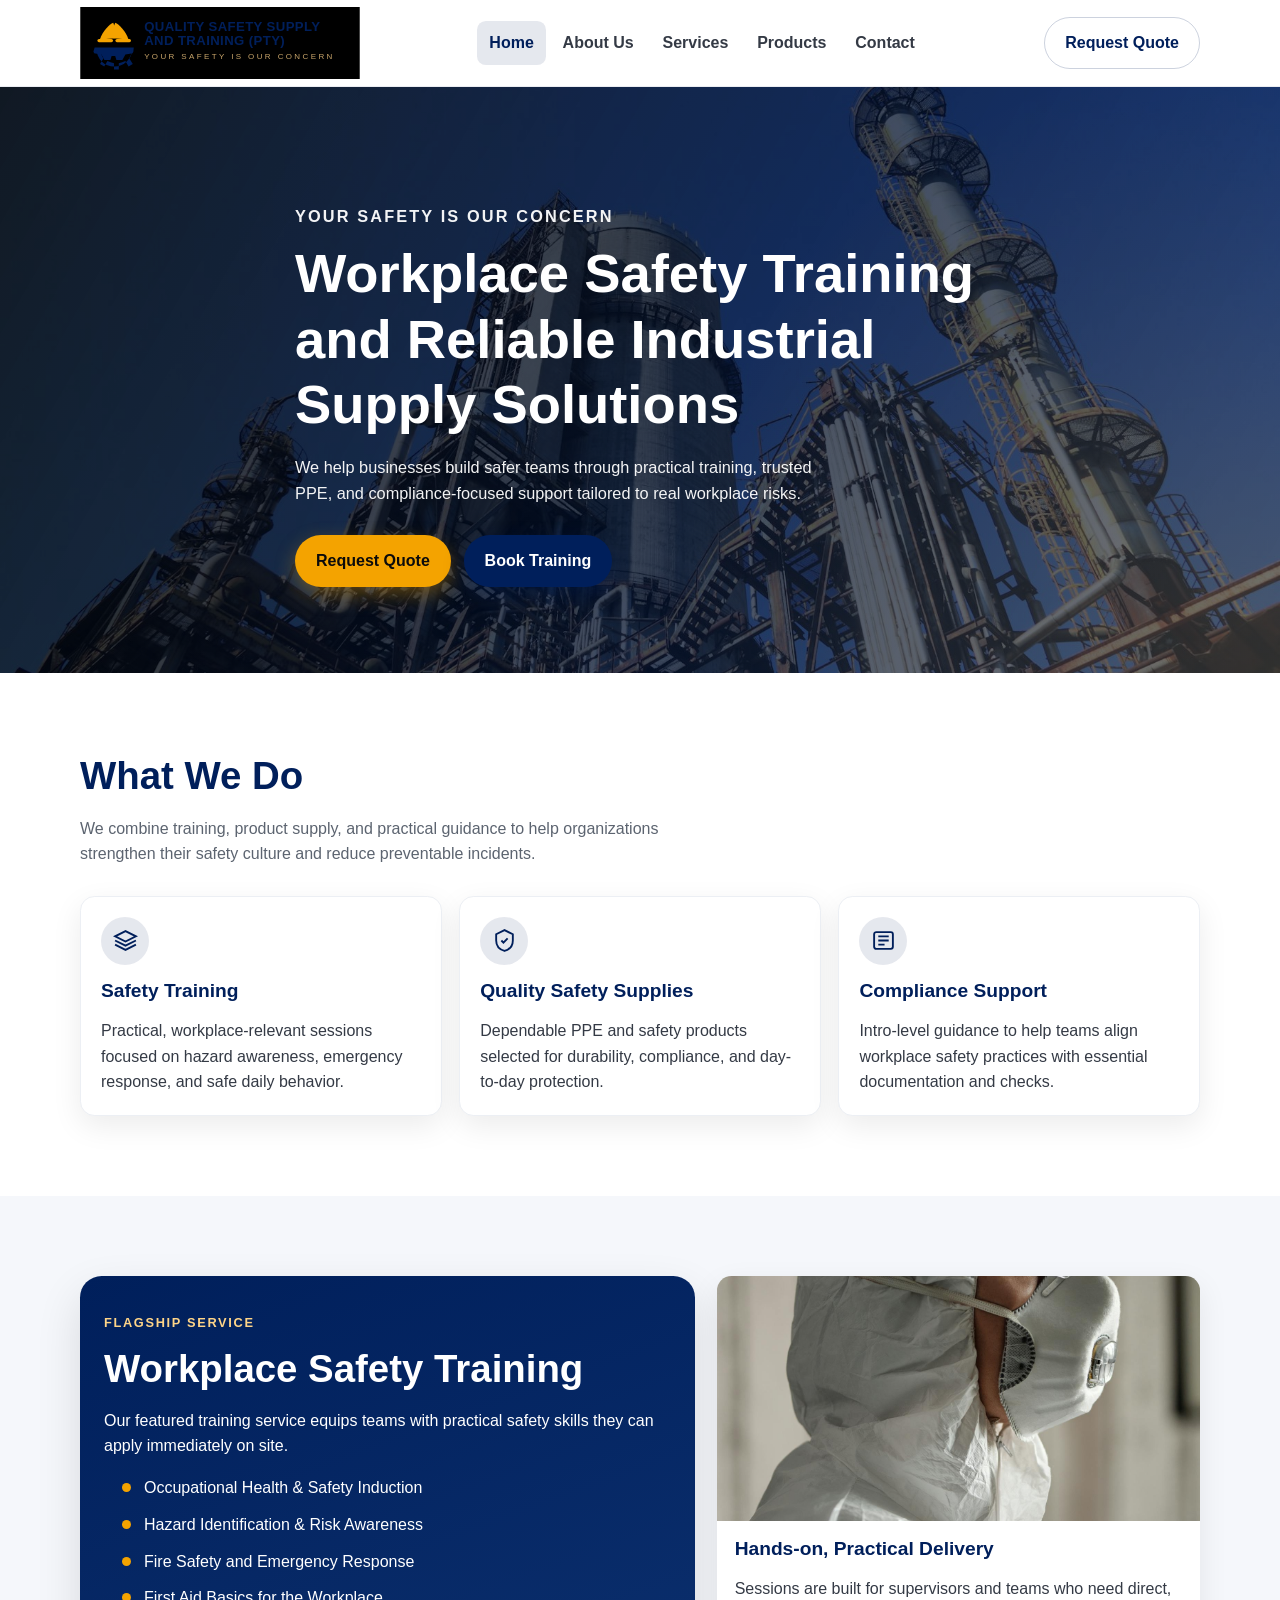
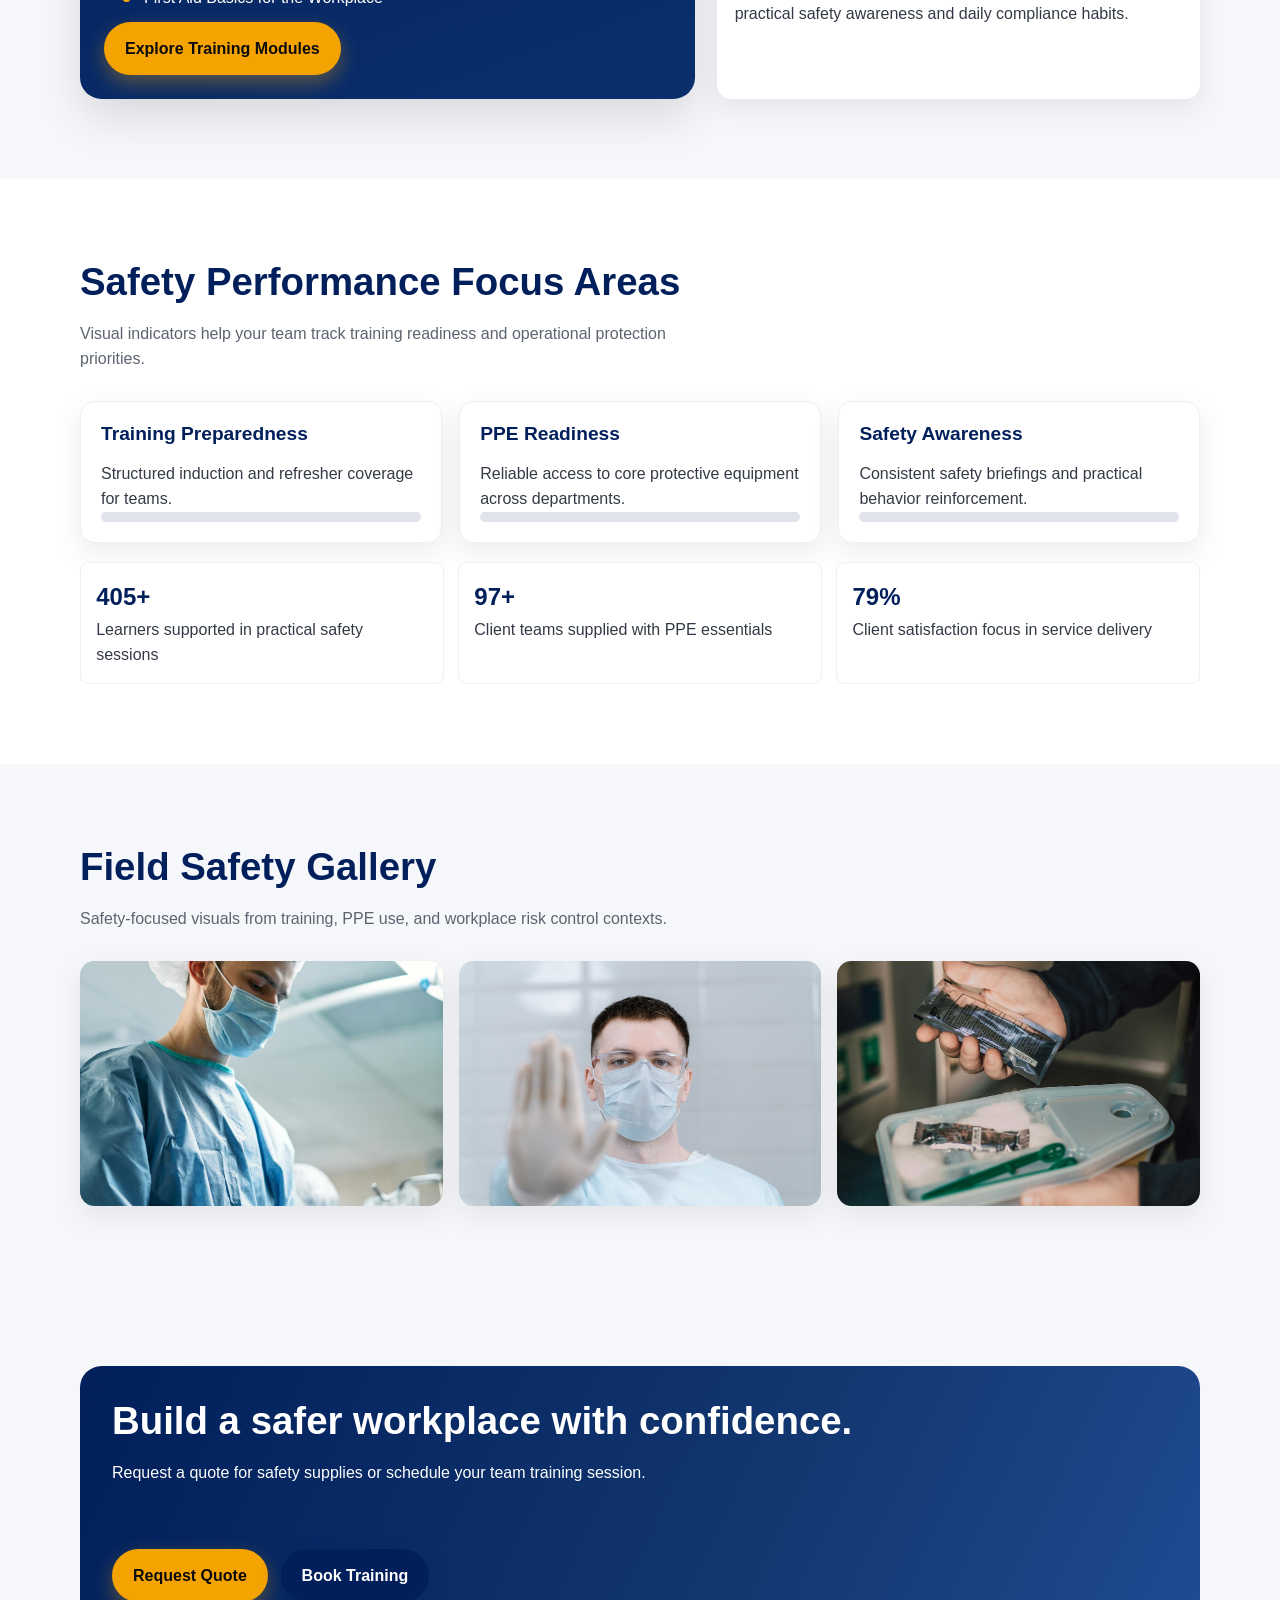
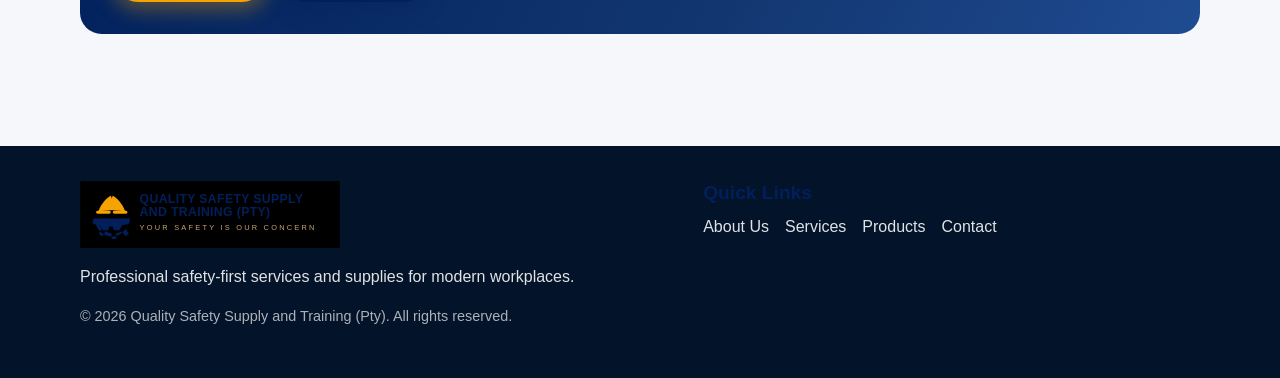
<file: index.html>
<!doctype html>
<html lang="en">
  <head>
    <meta charset="UTF-8" />
    <meta name="viewport" content="width=device-width, initial-scale=1.0" />
    <title>Quality Safety Supply and Training (Pty) | Home</title>
    <meta
      name="description"
      content="Quality Safety Supply and Training (Pty) provides workplace safety training, PPE supplies, and practical compliance support for safer operations."
    />
    <link rel="icon" type="image/svg+xml" href="assets/favicon.svg" />
    <link rel="stylesheet" href="styles.css" />
    <script defer src="script.js"></script>
  </head>
  <body>
    <a class="skip-link" href="#main-content">Skip to content</a>
    <header class="site-header">
      <div class="container nav-wrap">
        <a class="brand" href="index.html" aria-label="Quality Safety Supply and Training home">
          <img src="assets/logo-primary.svg" alt="Quality Safety Supply and Training (Pty) logo" />
        </a>
        <button class="nav-toggle" aria-expanded="false" aria-controls="primary-nav">Menu</button>
        <nav class="site-nav" id="primary-nav" aria-label="Primary">
          <a href="index.html" data-page="index.html">Home</a>
          <a href="about.html" data-page="about.html">About Us</a>
          <a href="services.html" data-page="services.html">Services</a>
          <a href="products.html" data-page="products.html">Products</a>
          <a href="contact.html" data-page="contact.html">Contact</a>
        </nav>
        <a class="btn btn-outline hide-mobile" href="contact.html#contact-form">Request Quote</a>
      </div>
    </header>

    <main id="main-content">
      <section class="hero" style="--hero-image: url('assets/images/hero-home.jpg')">
        <div class="container hero-content">
          <p class="eyebrow">Your Safety Is Our Concern</p>
          <h1>Workplace Safety Training and Reliable Industrial Supply Solutions</h1>
          <p>
            We help businesses build safer teams through practical training, trusted PPE, and
            compliance-focused support tailored to real workplace risks.
          </p>
          <div class="hero-actions">
            <a class="btn btn-primary" href="contact.html#contact-form">Request Quote</a>
            <a class="btn btn-secondary" href="services.html">Book Training</a>
          </div>
        </div>
      </section>

      <section class="section section-light reveal">
        <div class="container">
          <div class="section-heading">
            <h2>What We Do</h2>
            <p>
              We combine training, product supply, and practical guidance to help organizations
              strengthen their safety culture and reduce preventable incidents.
            </p>
          </div>
          <div class="grid cards-3 stagger-group">
            <article class="card reveal">
              <div class="icon-badge" aria-hidden="true">
                <svg viewBox="0 0 24 24" fill="none" stroke="currentColor" stroke-width="1.8">
                  <path d="M12 3 2 8l10 5 10-5-10-5Z" />
                  <path d="m2 16 10 5 10-5" />
                  <path d="m2 12 10 5 10-5" />
                </svg>
              </div>
              <h3>Safety Training</h3>
              <p>
                Practical, workplace-relevant sessions focused on hazard awareness, emergency
                response, and safe daily behavior.
              </p>
            </article>
            <article class="card reveal">
              <div class="icon-badge" aria-hidden="true">
                <svg viewBox="0 0 24 24" fill="none" stroke="currentColor" stroke-width="1.8">
                  <path d="M12 2 4 6v6c0 5 3.4 8.7 8 10 4.6-1.3 8-5 8-10V6l-8-4Z" />
                  <path d="m9 12 2 2 4-4" />
                </svg>
              </div>
              <h3>Quality Safety Supplies</h3>
              <p>
                Dependable PPE and safety products selected for durability, compliance, and
                day-to-day protection.
              </p>
            </article>
            <article class="card reveal">
              <div class="icon-badge" aria-hidden="true">
                <svg viewBox="0 0 24 24" fill="none" stroke="currentColor" stroke-width="1.8">
                  <rect x="3" y="4" width="18" height="16" rx="2" />
                  <path d="M7 8h10M7 12h10M7 16h6" />
                </svg>
              </div>
              <h3>Compliance Support</h3>
              <p>
                Intro-level guidance to help teams align workplace safety practices with essential
                documentation and checks.
              </p>
            </article>
          </div>
        </div>
      </section>

      <section class="section section-muted reveal">
        <div class="container feature-split">
          <article class="feature-panel reveal">
            <p class="eyebrow">Flagship Service</p>
            <h2>Workplace Safety Training</h2>
            <p>
              Our featured training service equips teams with practical safety skills they can
              apply immediately on site.
            </p>
            <ul class="quick-list">
              <li>Occupational Health &amp; Safety Induction</li>
              <li>Hazard Identification &amp; Risk Awareness</li>
              <li>Fire Safety and Emergency Response</li>
              <li>First Aid Basics for the Workplace</li>
            </ul>
            <a class="btn btn-primary" href="services.html">Explore Training Modules</a>
          </article>
          <article class="image-card reveal">
            <img
              src="assets/images/home-training.jpg"
              alt="Workplace safety training in progress with hard hat and PPE"
              loading="lazy"
              width="1200"
              height="800"
            />
            <div class="image-content">
              <h3>Hands-on, Practical Delivery</h3>
              <p>
                Sessions are built for supervisors and teams who need direct, practical safety
                awareness and daily compliance habits.
              </p>
            </div>
          </article>
        </div>
      </section>

      <section class="section section-light reveal">
        <div class="container">
          <div class="section-heading">
            <h2>Safety Performance Focus Areas</h2>
            <p>
              Visual indicators help your team track training readiness and operational protection
              priorities.
            </p>
          </div>
          <div class="grid cards-3 stagger-group">
            <article class="card metric-card reveal">
              <h3>Training Preparedness</h3>
              <p>Structured induction and refresher coverage for teams.</p>
              <div class="progress-track" role="img" aria-label="Training preparedness progress at 92%">
                <span class="progress-fill" data-progress="92"></span>
              </div>
            </article>
            <article class="card metric-card reveal">
              <h3>PPE Readiness</h3>
              <p>Reliable access to core protective equipment across departments.</p>
              <div class="progress-track" role="img" aria-label="PPE readiness progress at 88%">
                <span class="progress-fill" data-progress="88"></span>
              </div>
            </article>
            <article class="card metric-card reveal">
              <h3>Safety Awareness</h3>
              <p>Consistent safety briefings and practical behavior reinforcement.</p>
              <div class="progress-track" role="img" aria-label="Safety awareness progress at 95%">
                <span class="progress-fill" data-progress="95"></span>
              </div>
            </article>
          </div>
          <div class="stats-row reveal">
            <article class="stat-card">
              <span class="stat-value" data-target="500" data-suffix="+">0+</span>
              <span>Learners supported in practical safety sessions</span>
            </article>
            <article class="stat-card">
              <span class="stat-value" data-target="120" data-suffix="+">0+</span>
              <span>Client teams supplied with PPE essentials</span>
            </article>
            <article class="stat-card">
              <span class="stat-value" data-target="98" data-suffix="%">0%</span>
              <span>Client satisfaction focus in service delivery</span>
            </article>
          </div>
        </div>
      </section>

      <section class="section section-muted reveal">
        <div class="container">
          <div class="section-heading">
            <h2>Field Safety Gallery</h2>
            <p>Safety-focused visuals from training, PPE use, and workplace risk control contexts.</p>
          </div>
          <div class="gallery-grid stagger-group">
            <article class="image-card reveal">
              <img
                src="assets/images/gallery-first-aid.jpg"
                alt="First aid training session with protective equipment"
                loading="lazy"
                width="1200"
                height="800"
              />
            </article>
            <article class="image-card reveal">
              <img
                src="assets/images/gallery-mask.jpg"
                alt="Worker using protective mask and PPE"
                loading="lazy"
                width="1200"
                height="800"
              />
            </article>
            <article class="image-card reveal">
              <img
                src="assets/images/gallery-consult.jpg"
                alt="Workplace safety consultation and planning"
                loading="lazy"
                width="1200"
                height="800"
              />
            </article>
          </div>
        </div>
      </section>

      <section class="section reveal">
        <div class="container">
          <div class="cta-banner">
            <div>
              <h2>Build a safer workplace with confidence.</h2>
              <p>Request a quote for safety supplies or schedule your team training session.</p>
            </div>
            <div class="hero-actions">
              <a class="btn btn-primary" href="contact.html#contact-form">Request Quote</a>
              <a class="btn btn-secondary" href="contact.html#contact-form">Book Training</a>
            </div>
          </div>
        </div>
      </section>
    </main>

    <footer class="site-footer">
      <div class="container footer-grid">
        <div class="footer-brand">
          <img src="assets/logo-primary.svg" alt="Quality Safety Supply and Training (Pty)" loading="lazy" />
          <p>Professional safety-first services and supplies for modern workplaces.</p>
          <p class="copyright">
            &copy; <span id="year-home">2026</span> Quality Safety Supply and Training (Pty). All
            rights reserved.
          </p>
        </div>
        <div>
          <h3>Quick Links</h3>
          <nav class="footer-links" aria-label="Footer">
            <a href="about.html">About Us</a>
            <a href="services.html">Services</a>
            <a href="products.html">Products</a>
            <a href="contact.html">Contact</a>
          </nav>
        </div>
      </div>
    </footer>
  </body>
</html>
</file>
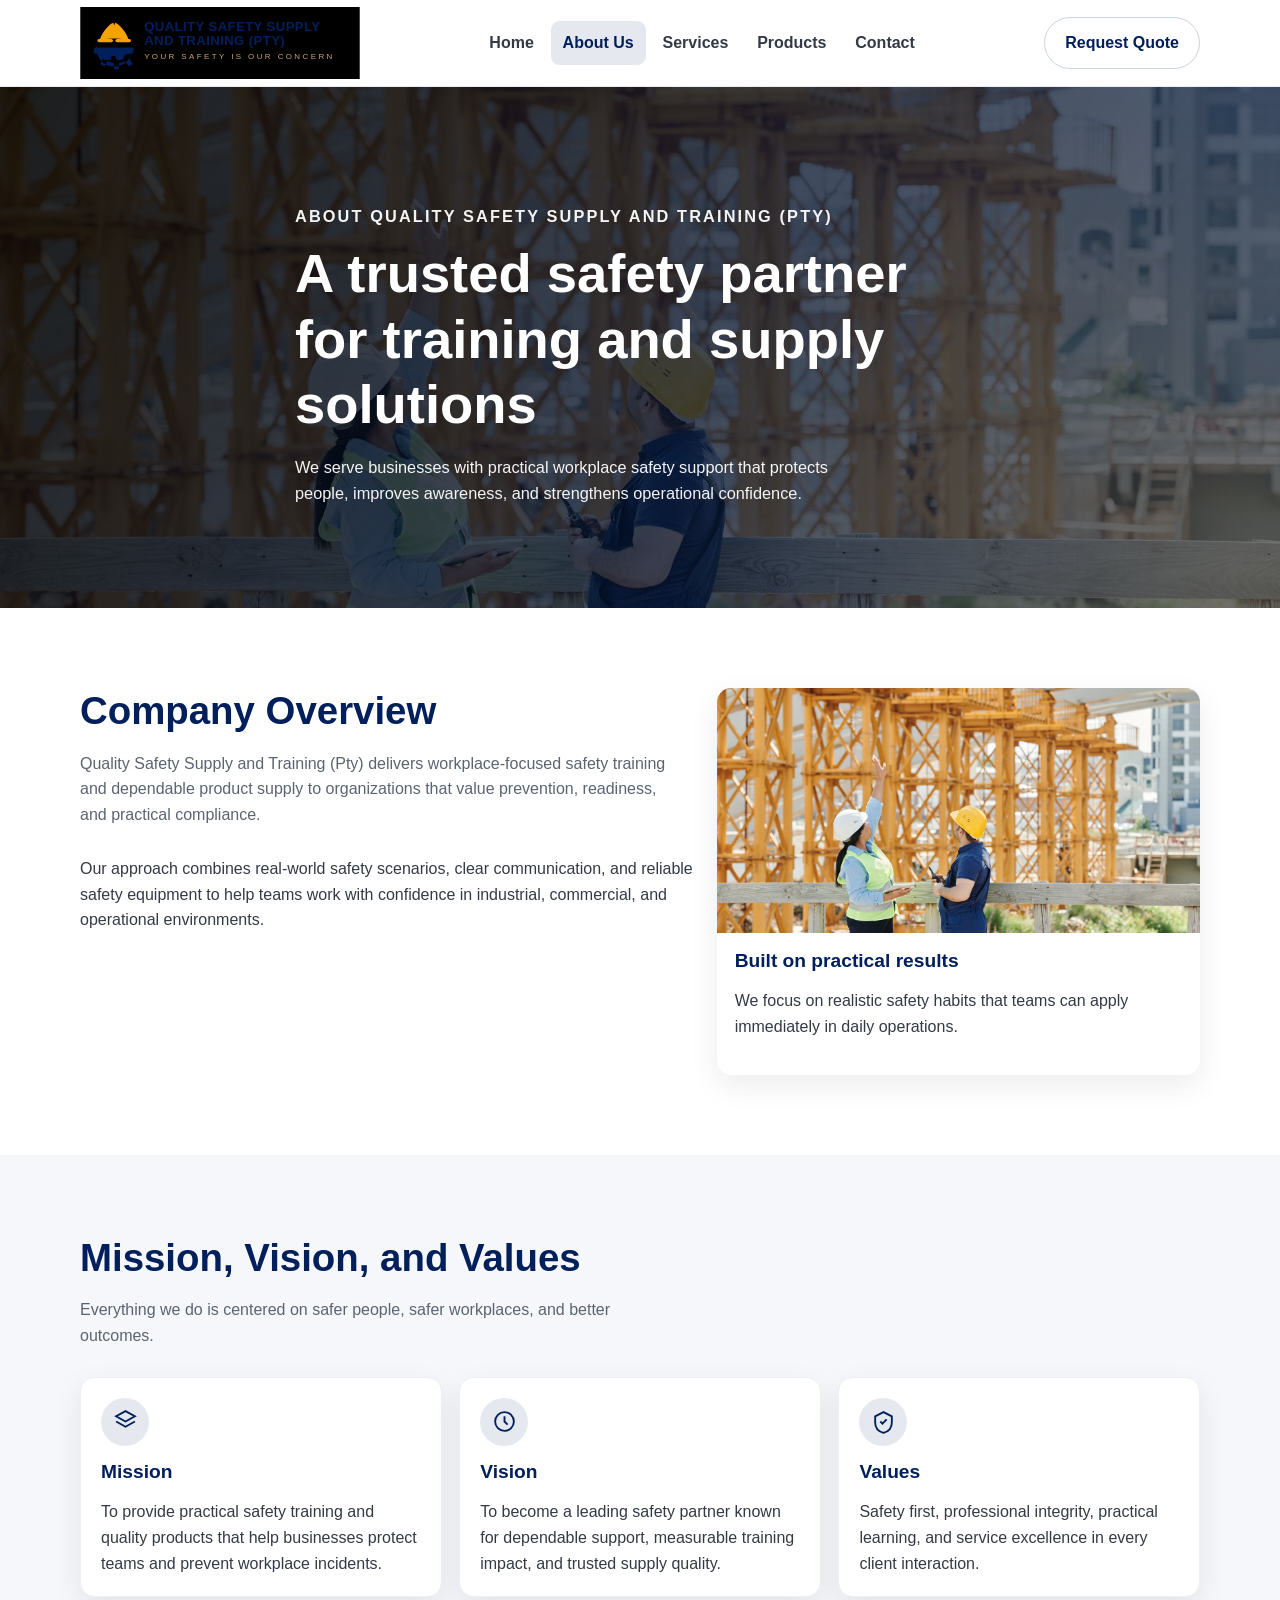
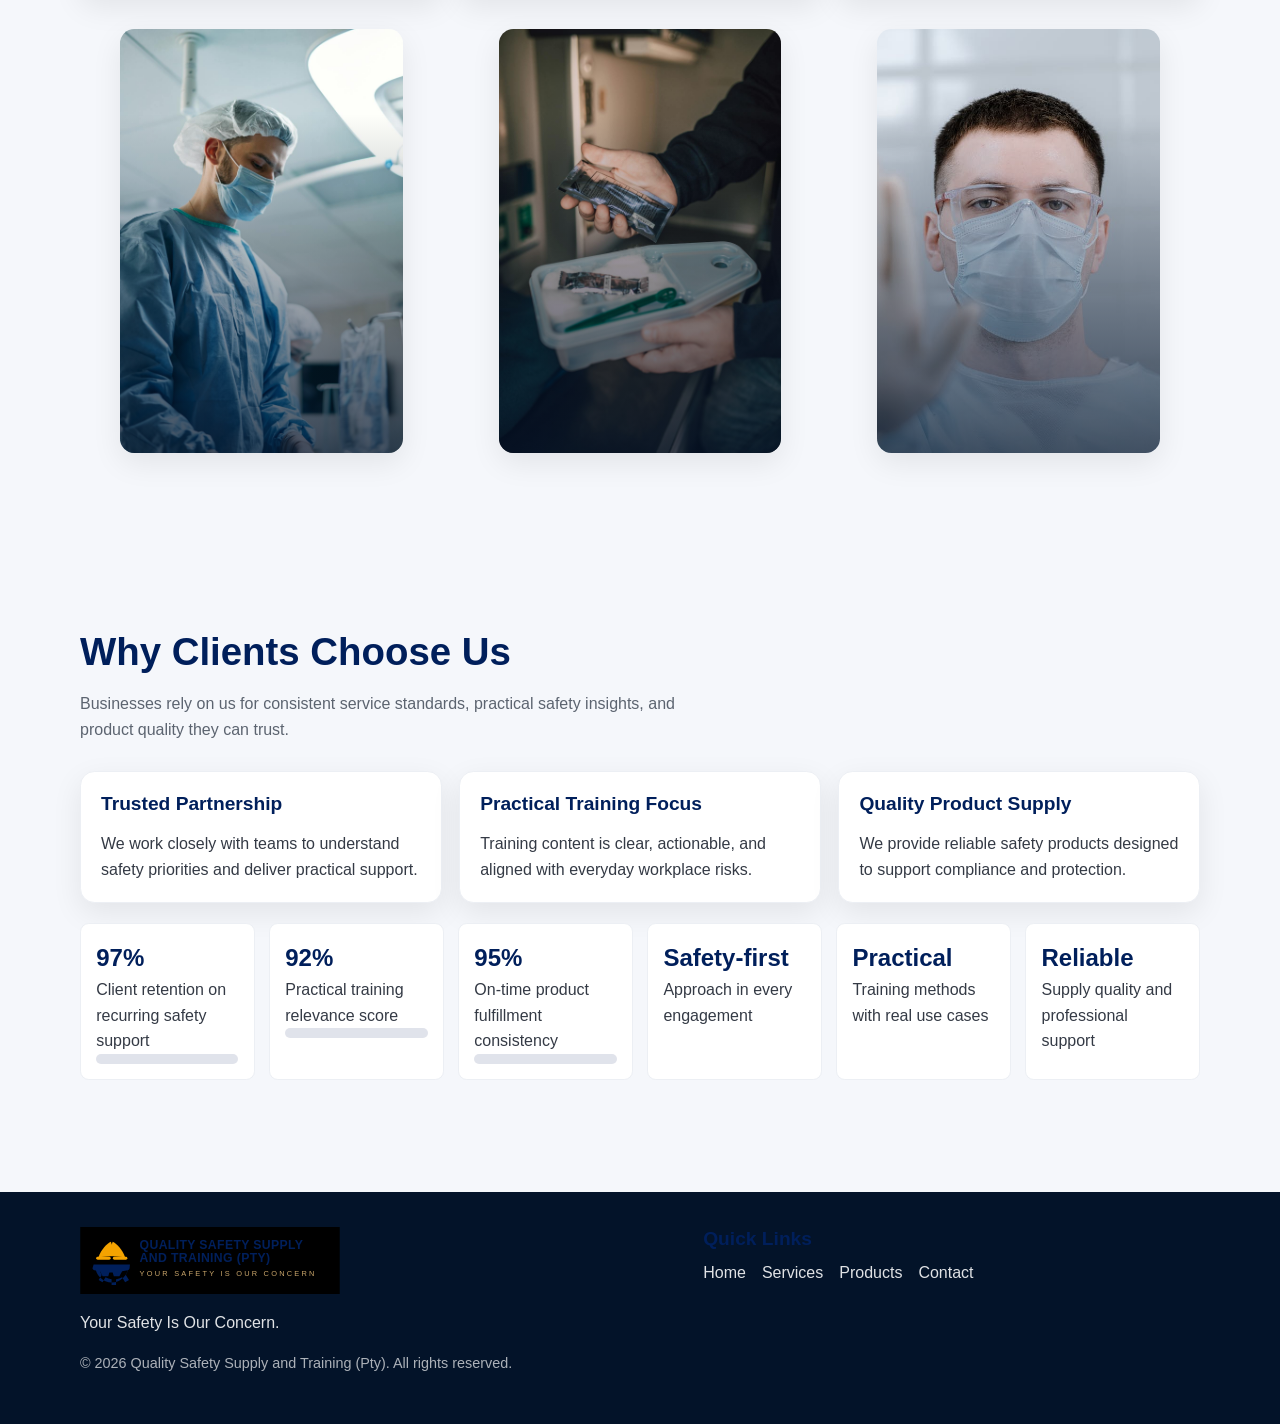
<file: about.html>
<!doctype html>
<html lang="en">
  <head>
    <meta charset="UTF-8" />
    <meta name="viewport" content="width=device-width, initial-scale=1.0" />
    <title>About Us | Quality Safety Supply and Training (Pty)</title>
    <meta
      name="description"
      content="Learn about Quality Safety Supply and Training (Pty), our mission, vision, and values, and why clients trust our practical safety training and products."
    />
    <link rel="icon" type="image/svg+xml" href="assets/favicon.svg" />
    <link rel="stylesheet" href="styles.css" />
    <script defer src="script.js"></script>
  </head>
  <body>
    <a class="skip-link" href="#main-content">Skip to content</a>
    <header class="site-header">
      <div class="container nav-wrap">
        <a class="brand" href="index.html" aria-label="Quality Safety Supply and Training home">
          <img src="assets/logo-primary.svg" alt="Quality Safety Supply and Training (Pty) logo" />
        </a>
        <button class="nav-toggle" aria-expanded="false" aria-controls="primary-nav">Menu</button>
        <nav class="site-nav" id="primary-nav" aria-label="Primary">
          <a href="index.html" data-page="index.html">Home</a>
          <a href="about.html" data-page="about.html">About Us</a>
          <a href="services.html" data-page="services.html">Services</a>
          <a href="products.html" data-page="products.html">Products</a>
          <a href="contact.html" data-page="contact.html">Contact</a>
        </nav>
        <a class="btn btn-outline hide-mobile" href="contact.html#contact-form">Request Quote</a>
      </div>
    </header>

    <main id="main-content">
      <section
        class="hero"
        style="
          --hero-image: url('assets/images/hero-about.jpg');
        "
      >
        <div class="container hero-content">
          <p class="eyebrow">About Quality Safety Supply and Training (Pty)</p>
          <h1>A trusted safety partner for training and supply solutions</h1>
          <p>
            We serve businesses with practical workplace safety support that protects people,
            improves awareness, and strengthens operational confidence.
          </p>
        </div>
      </section>

      <section class="section section-light reveal">
        <div class="container feature-split">
          <article class="reveal">
            <div class="section-heading">
              <h2>Company Overview</h2>
              <p>
                Quality Safety Supply and Training (Pty) delivers workplace-focused safety training
                and dependable product supply to organizations that value prevention, readiness, and
                practical compliance.
              </p>
            </div>
            <p>
              Our approach combines real-world safety scenarios, clear communication, and reliable
              safety equipment to help teams work with confidence in industrial, commercial, and
              operational environments.
            </p>
          </article>
          <article class="image-card reveal">
            <img
              src="assets/images/about-team.jpg"
              alt="Safety professionals reviewing site requirements"
              loading="lazy"
              width="1200"
              height="800"
            />
            <div class="image-content">
              <h3>Built on practical results</h3>
              <p>
                We focus on realistic safety habits that teams can apply immediately in daily
                operations.
              </p>
            </div>
          </article>
        </div>
      </section>

      <section class="section section-muted reveal">
        <div class="container">
          <div class="section-heading">
            <h2>Mission, Vision, and Values</h2>
            <p>Everything we do is centered on safer people, safer workplaces, and better outcomes.</p>
          </div>
          <div class="grid cards-3 stagger-group">
            <article class="card reveal">
              <div class="icon-badge" aria-hidden="true">
                <svg viewBox="0 0 24 24" fill="none" stroke="currentColor" stroke-width="1.8">
                  <path d="M12 2 3 7l9 5 9-5-9-5Z" />
                  <path d="M3 12l9 5 9-5" />
                </svg>
              </div>
              <h3>Mission</h3>
              <p>
                To provide practical safety training and quality products that help businesses
                protect teams and prevent workplace incidents.
              </p>
            </article>
            <article class="card reveal">
              <div class="icon-badge" aria-hidden="true">
                <svg viewBox="0 0 24 24" fill="none" stroke="currentColor" stroke-width="1.8">
                  <circle cx="12" cy="12" r="9" />
                  <path d="M12 7v5l3 3" />
                </svg>
              </div>
              <h3>Vision</h3>
              <p>
                To become a leading safety partner known for dependable support, measurable training
                impact, and trusted supply quality.
              </p>
            </article>
            <article class="card reveal">
              <div class="icon-badge" aria-hidden="true">
                <svg viewBox="0 0 24 24" fill="none" stroke="currentColor" stroke-width="1.8">
                  <path d="M12 3 4 7v6c0 5 3.4 8.7 8 10 4.6-1.3 8-5 8-10V7l-8-4Z" />
                  <path d="m9 12 2 2 4-4" />
                </svg>
              </div>
              <h3>Values</h3>
              <p>
                Safety first, professional integrity, practical learning, and service excellence in
                every client interaction.
              </p>
            </article>
          </div>
          <div class="gallery-grid stagger-group" style="margin-top: 1rem;">
            <figure class="gallery-item reveal">
              <img
                src="assets/images/gallery-first-aid.jpg"
                alt="Trainer demonstrating first aid principles in workplace context"
                loading="lazy"
                width="1200"
                height="800"
              />
            </figure>
            <figure class="gallery-item reveal">
              <img
                src="assets/images/gallery-consult.jpg"
                alt="Safety consultant preparing workplace medical and response supplies"
                loading="lazy"
                width="1200"
                height="800"
              />
            </figure>
            <figure class="gallery-item reveal">
              <img
                src="assets/images/gallery-mask.jpg"
                alt="Team member wearing protective mask in a safety-controlled area"
                loading="lazy"
                width="1200"
                height="800"
              />
            </figure>
          </div>
        </div>
      </section>

      <section class="section reveal">
        <div class="container">
          <div class="section-heading">
            <h2>Why Clients Choose Us</h2>
            <p>
              Businesses rely on us for consistent service standards, practical safety insights, and
              product quality they can trust.
            </p>
          </div>
          <div class="grid cards-3 stagger-group">
            <article class="card reveal">
              <h3>Trusted Partnership</h3>
              <p>
                We work closely with teams to understand safety priorities and deliver practical
                support.
              </p>
            </article>
            <article class="card reveal">
              <h3>Practical Training Focus</h3>
              <p>
                Training content is clear, actionable, and aligned with everyday workplace risks.
              </p>
            </article>
            <article class="card reveal">
              <h3>Quality Product Supply</h3>
              <p>
                We provide reliable safety products designed to support compliance and protection.
              </p>
            </article>
          </div>
          <div class="stats-row reveal">
            <article class="stat-card metric-card">
              <span class="stat-value" data-target="97" data-suffix="%">0%</span>
              <span>Client retention on recurring safety support</span>
              <div class="progress-track">
                <span class="progress-fill" data-progress="97%"></span>
              </div>
            </article>
            <article class="stat-card metric-card">
              <span class="stat-value" data-target="92" data-suffix="%">0%</span>
              <span>Practical training relevance score</span>
              <div class="progress-track">
                <span class="progress-fill" data-progress="92%"></span>
              </div>
            </article>
            <article class="stat-card metric-card">
              <span class="stat-value" data-target="95" data-suffix="%">0%</span>
              <span>On-time product fulfillment consistency</span>
              <div class="progress-track">
                <span class="progress-fill" data-progress="95%"></span>
              </div>
            </article>
            <article class="stat-card">
              <span class="stat-value">Safety-first</span>
              <span>Approach in every engagement</span>
            </article>
            <article class="stat-card">
              <span class="stat-value">Practical</span>
              <span>Training methods with real use cases</span>
            </article>
            <article class="stat-card">
              <span class="stat-value">Reliable</span>
              <span>Supply quality and professional support</span>
            </article>
          </div>
        </div>
      </section>
    </main>

    <footer class="site-footer">
      <div class="container footer-grid">
        <div class="footer-brand">
          <img src="assets/logo-primary.svg" alt="Quality Safety Supply and Training (Pty)" loading="lazy" />
          <p>Your Safety Is Our Concern.</p>
          <p class="copyright">&copy; 2026 Quality Safety Supply and Training (Pty). All rights reserved.</p>
        </div>
        <div>
          <h3>Quick Links</h3>
          <nav class="footer-links" aria-label="Footer">
            <a href="index.html">Home</a>
            <a href="services.html">Services</a>
            <a href="products.html">Products</a>
            <a href="contact.html">Contact</a>
          </nav>
        </div>
      </div>
    </footer>
  </body>
</html>
</file>
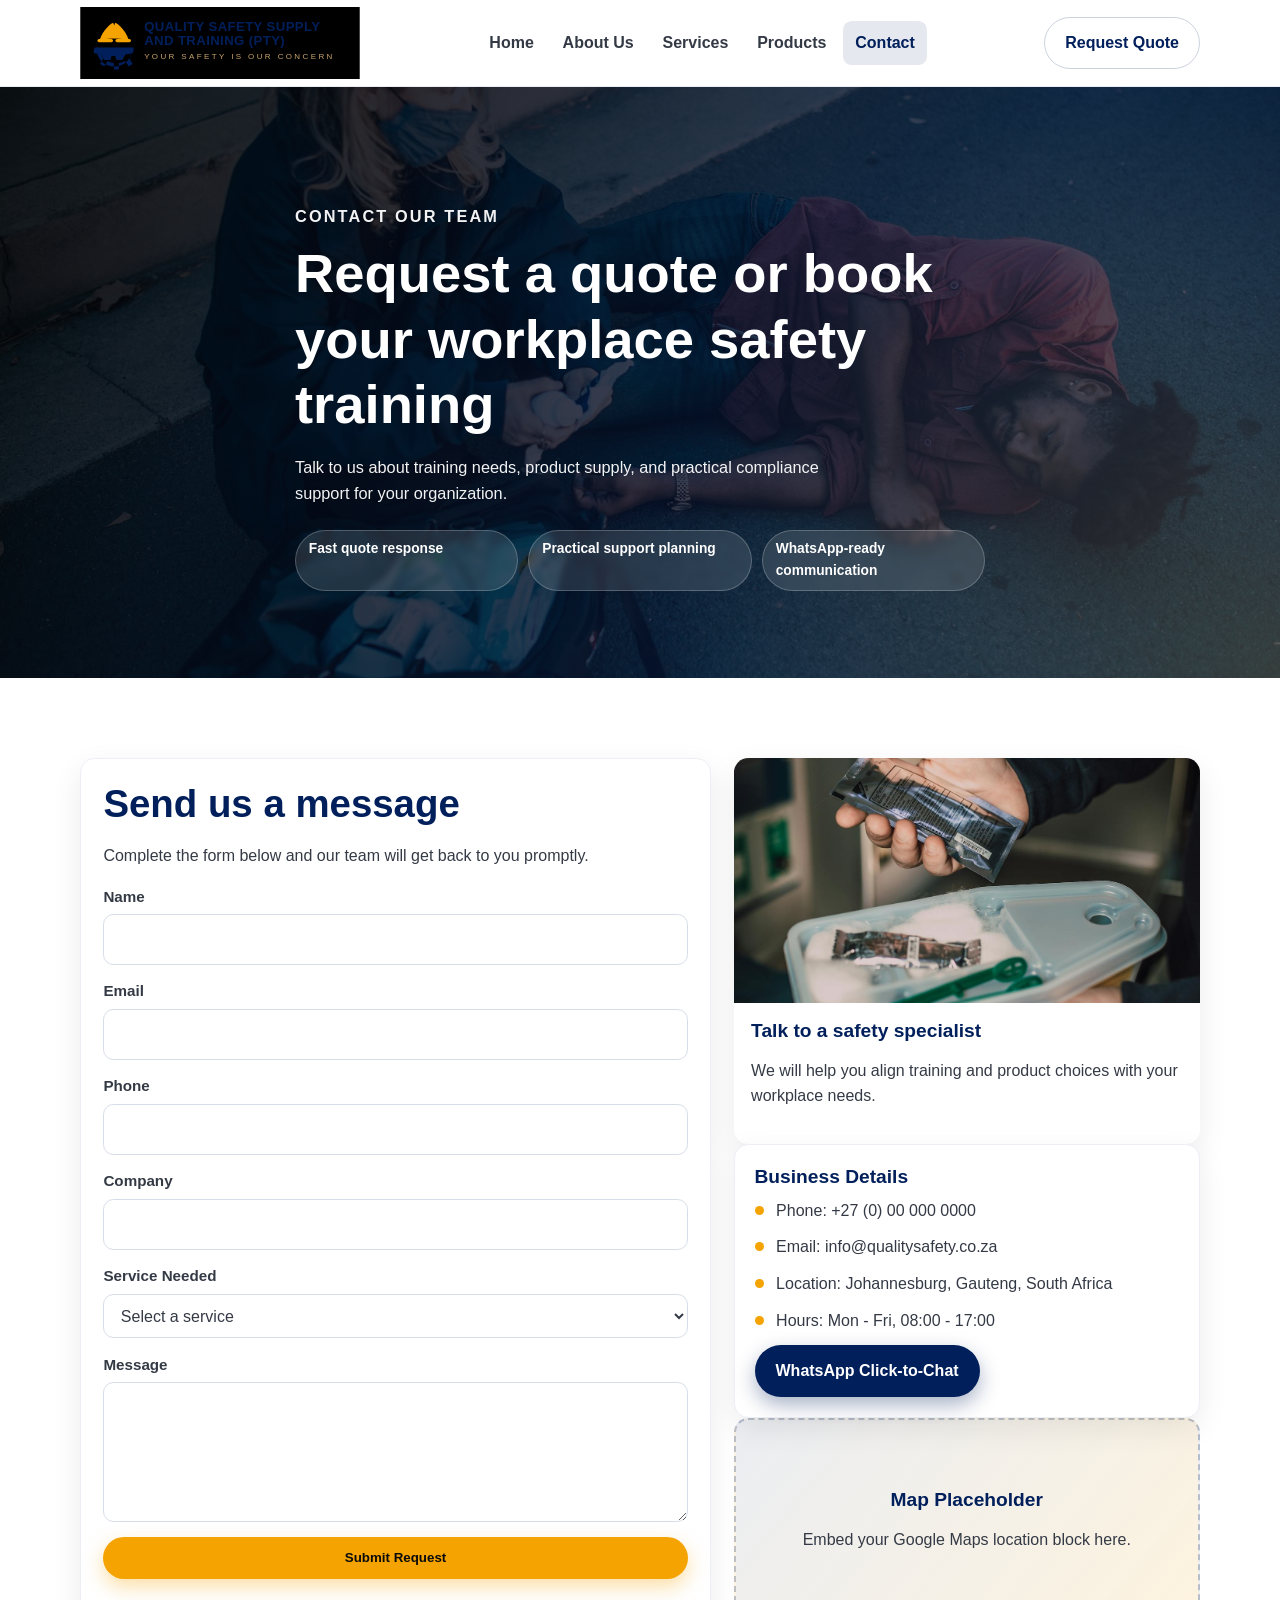
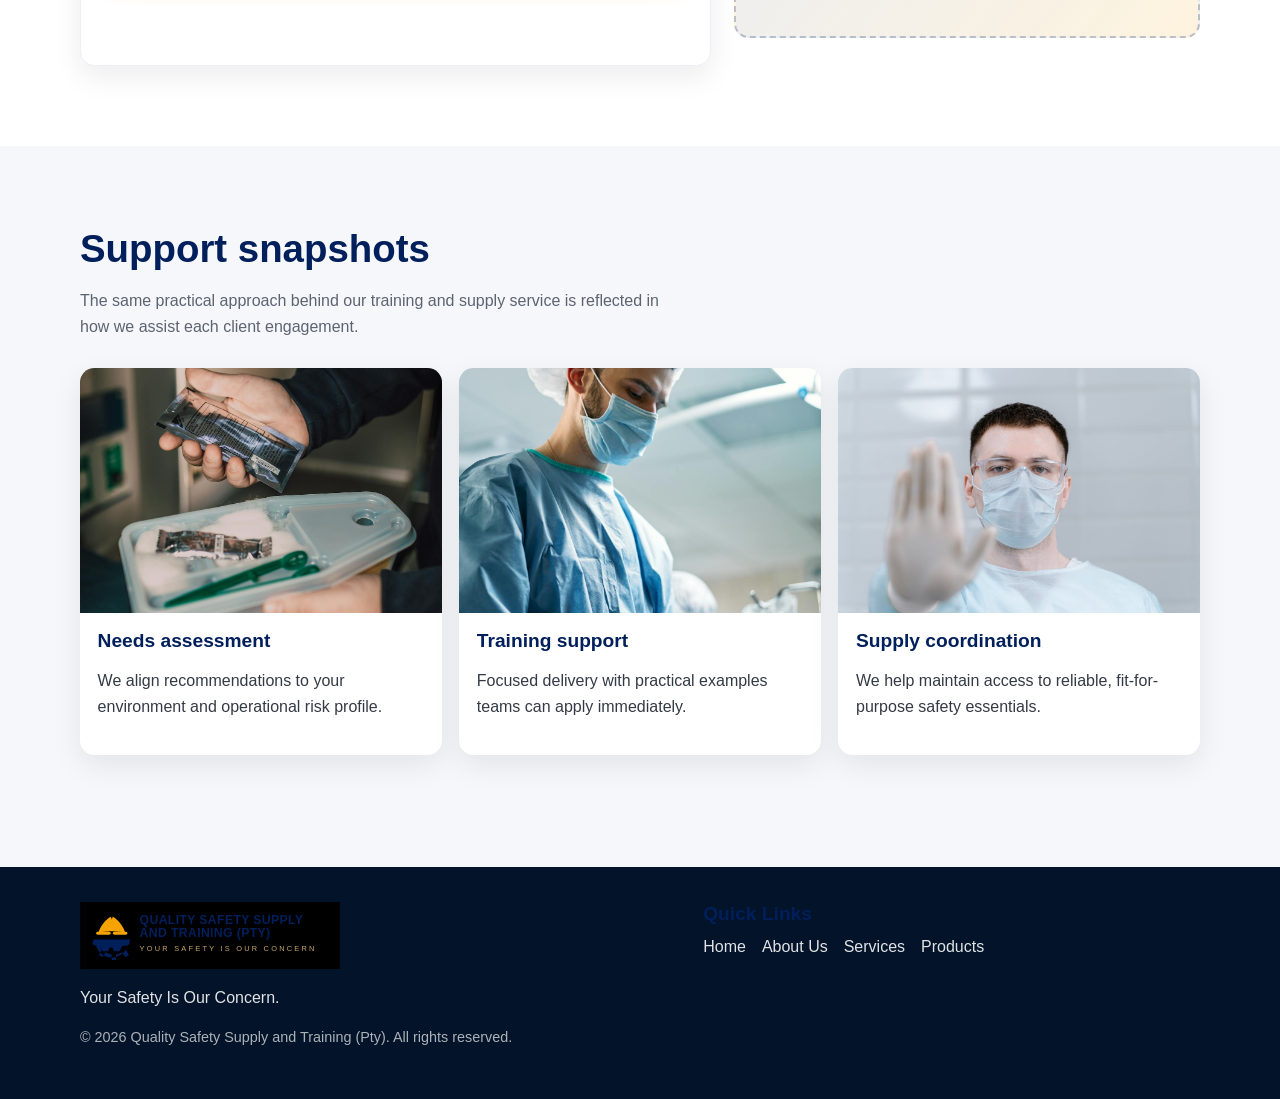
<file: contact.html>
<!doctype html>
<html lang="en">
  <head>
    <meta charset="UTF-8" />
    <meta name="viewport" content="width=device-width, initial-scale=1.0" />
    <title>Contact | Quality Safety Supply and Training (Pty)</title>
    <meta
      name="description"
      content="Contact Quality Safety Supply and Training (Pty) for safety training bookings, PPE supply quotes, and workplace compliance support."
    />
    <link rel="icon" type="image/svg+xml" href="assets/favicon.svg" />
    <link rel="stylesheet" href="styles.css" />
    <script defer src="script.js"></script>
  </head>
  <body>
    <a class="skip-link" href="#main-content">Skip to content</a>
    <header class="site-header">
      <div class="container nav-wrap">
        <a class="brand" href="index.html" aria-label="Quality Safety Supply and Training home">
          <img src="assets/logo-primary.svg" alt="Quality Safety Supply and Training (Pty) logo" />
        </a>
        <button class="nav-toggle" aria-expanded="false" aria-controls="primary-nav">Menu</button>
        <nav class="site-nav" id="primary-nav" aria-label="Primary">
          <a href="index.html" data-page="index.html">Home</a>
          <a href="about.html" data-page="about.html">About Us</a>
          <a href="services.html" data-page="services.html">Services</a>
          <a href="products.html" data-page="products.html">Products</a>
          <a href="contact.html" data-page="contact.html">Contact</a>
        </nav>
        <a class="btn btn-outline hide-mobile" href="#contact-form">Request Quote</a>
      </div>
    </header>

    <main id="main-content">
      <section
        class="hero"
        style="
          --hero-image: url('assets/images/hero-contact.jpg');
        "
      >
        <div class="container hero-content">
          <p class="eyebrow">Contact Our Team</p>
          <h1>Request a quote or book your workplace safety training</h1>
          <p>
            Talk to us about training needs, product supply, and practical compliance support for
            your organization.
          </p>
          <div class="hero-metrics">
            <span class="metric-pill">Fast quote response</span>
            <span class="metric-pill">Practical support planning</span>
            <span class="metric-pill">WhatsApp-ready communication</span>
          </div>
        </div>
      </section>

      <section class="section section-light reveal">
        <div class="container contact-grid">
          <article class="contact-form reveal">
            <h2>Send us a message</h2>
            <p>Complete the form below and our team will get back to you promptly.</p>
            <form id="contact-form" class="form-grid" novalidate>
              <div class="field">
                <label for="name">Name</label>
                <input id="name" name="name" type="text" autocomplete="name" required />
              </div>
              <div class="field">
                <label for="email">Email</label>
                <input id="email" name="email" type="email" autocomplete="email" required />
              </div>
              <div class="field">
                <label for="phone">Phone</label>
                <input id="phone" name="phone" type="tel" autocomplete="tel" required />
              </div>
              <div class="field">
                <label for="company">Company</label>
                <input id="company" name="company" type="text" autocomplete="organization" />
              </div>
              <div class="field">
                <label for="service">Service Needed</label>
                <select id="service" name="service" required>
                  <option value="">Select a service</option>
                  <option>Workplace Safety Training</option>
                  <option>Safety Compliance Support</option>
                  <option>On-site Safety Awareness Programs</option>
                  <option>Safety Product Supply</option>
                </select>
              </div>
              <div class="field">
                <label for="message">Message</label>
                <textarea id="message" name="message" required></textarea>
              </div>
              <button class="btn btn-primary" type="submit">Submit Request</button>
              <p class="form-feedback" id="form-feedback" aria-live="polite"></p>
            </form>
          </article>

          <article class="reveal">
            <article class="image-card">
              <img
                src="assets/images/contact-consult.jpg"
                alt="Safety briefing and site consultation"
                loading="lazy"
                width="1000"
                height="700"
              />
              <div class="image-content">
                <h3>Talk to a safety specialist</h3>
                <p>We will help you align training and product choices with your workplace needs.</p>
              </div>
            </article>
            <div class="card contact-details-card reveal">
              <h3>Business Details</h3>
              <ul class="quick-list">
                <li>Phone: +27 (0) 00 000 0000</li>
                <li>Email: info@qualitysafety.co.za</li>
                <li>Location: Johannesburg, Gauteng, South Africa</li>
                <li>Hours: Mon - Fri, 08:00 - 17:00</li>
              </ul>
              <a
                class="btn btn-secondary"
                href="https://wa.me/270000000000?text=Hello%20Quality%20Safety%20Supply%20and%20Training.%20I%20would%20like%20to%20request%20assistance."
                target="_blank"
                rel="noopener noreferrer"
                >WhatsApp Click-to-Chat</a
              >
            </div>
            <div class="map-placeholder reveal">
              <div>
                <h3>Map Placeholder</h3>
                <p>Embed your Google Maps location block here.</p>
              </div>
            </div>
          </article>
        </div>
      </section>

      <section class="section section-muted reveal">
        <div class="container">
          <div class="section-heading">
            <h2>Support snapshots</h2>
            <p>
              The same practical approach behind our training and supply service is reflected in how
              we assist each client engagement.
            </p>
          </div>
          <div class="grid cards-3 stagger-group">
            <article class="image-card reveal">
              <img
                src="assets/images/gallery-consult.jpg"
                alt="Consultation around safety requirements"
                loading="lazy"
                width="1200"
                height="800"
              />
              <div class="image-content">
                <h3>Needs assessment</h3>
                <p>We align recommendations to your environment and operational risk profile.</p>
              </div>
            </article>
            <article class="image-card reveal">
              <img
                src="assets/images/gallery-first-aid.jpg"
                alt="First aid readiness training practice"
                loading="lazy"
                width="1200"
                height="800"
              />
              <div class="image-content">
                <h3>Training support</h3>
                <p>Focused delivery with practical examples teams can apply immediately.</p>
              </div>
            </article>
            <article class="image-card reveal">
              <img
                src="assets/images/gallery-mask.jpg"
                alt="Safety PPE mask and protective gear"
                loading="lazy"
                width="1200"
                height="800"
              />
              <div class="image-content">
                <h3>Supply coordination</h3>
                <p>We help maintain access to reliable, fit-for-purpose safety essentials.</p>
              </div>
            </article>
          </div>
        </div>
      </section>
    </main>

    <footer class="site-footer">
      <div class="container footer-grid">
        <div class="footer-brand">
          <img src="assets/logo-primary.svg" alt="Quality Safety Supply and Training (Pty)" loading="lazy" />
          <p>Your Safety Is Our Concern.</p>
          <p class="copyright">&copy; 2026 Quality Safety Supply and Training (Pty). All rights reserved.</p>
        </div>
        <div>
          <h3>Quick Links</h3>
          <nav class="footer-links" aria-label="Footer">
            <a href="index.html">Home</a>
            <a href="about.html">About Us</a>
            <a href="services.html">Services</a>
            <a href="products.html">Products</a>
          </nav>
        </div>
      </div>
    </footer>
  </body>
</html>
</file>
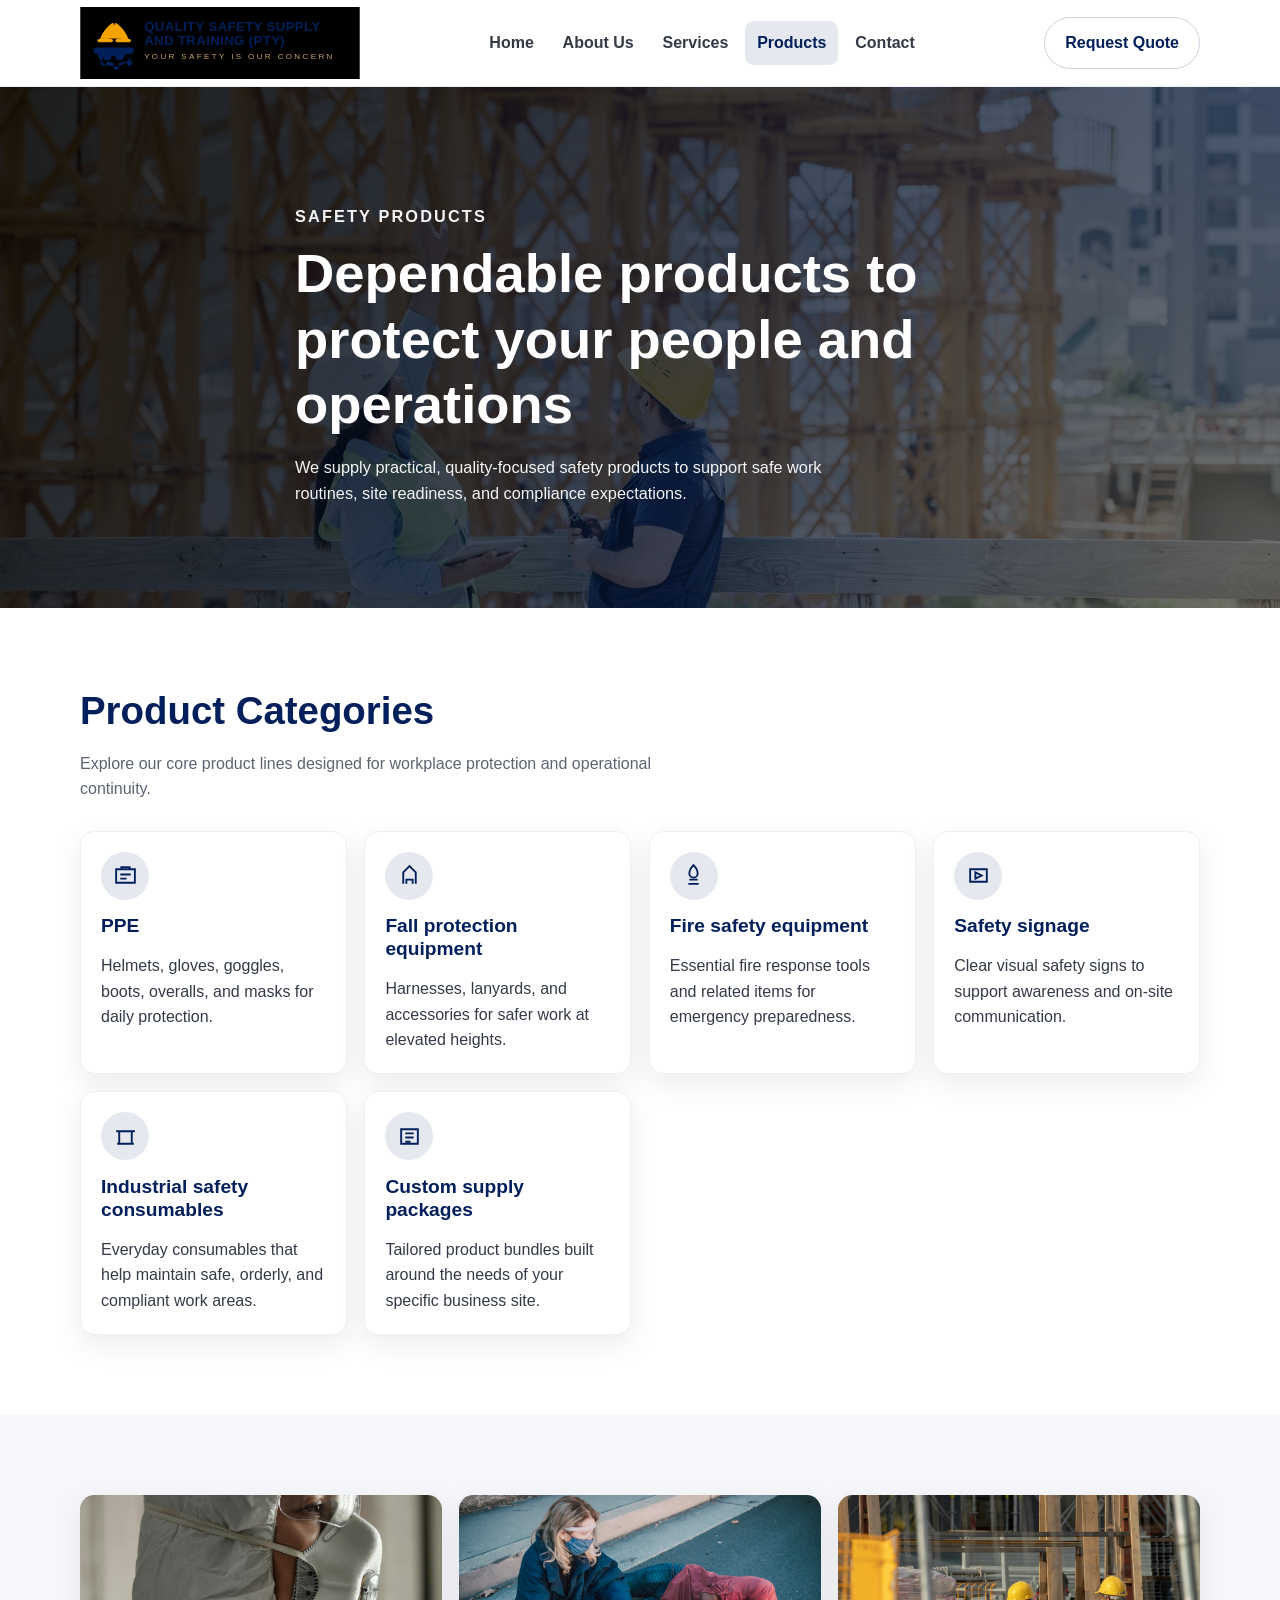
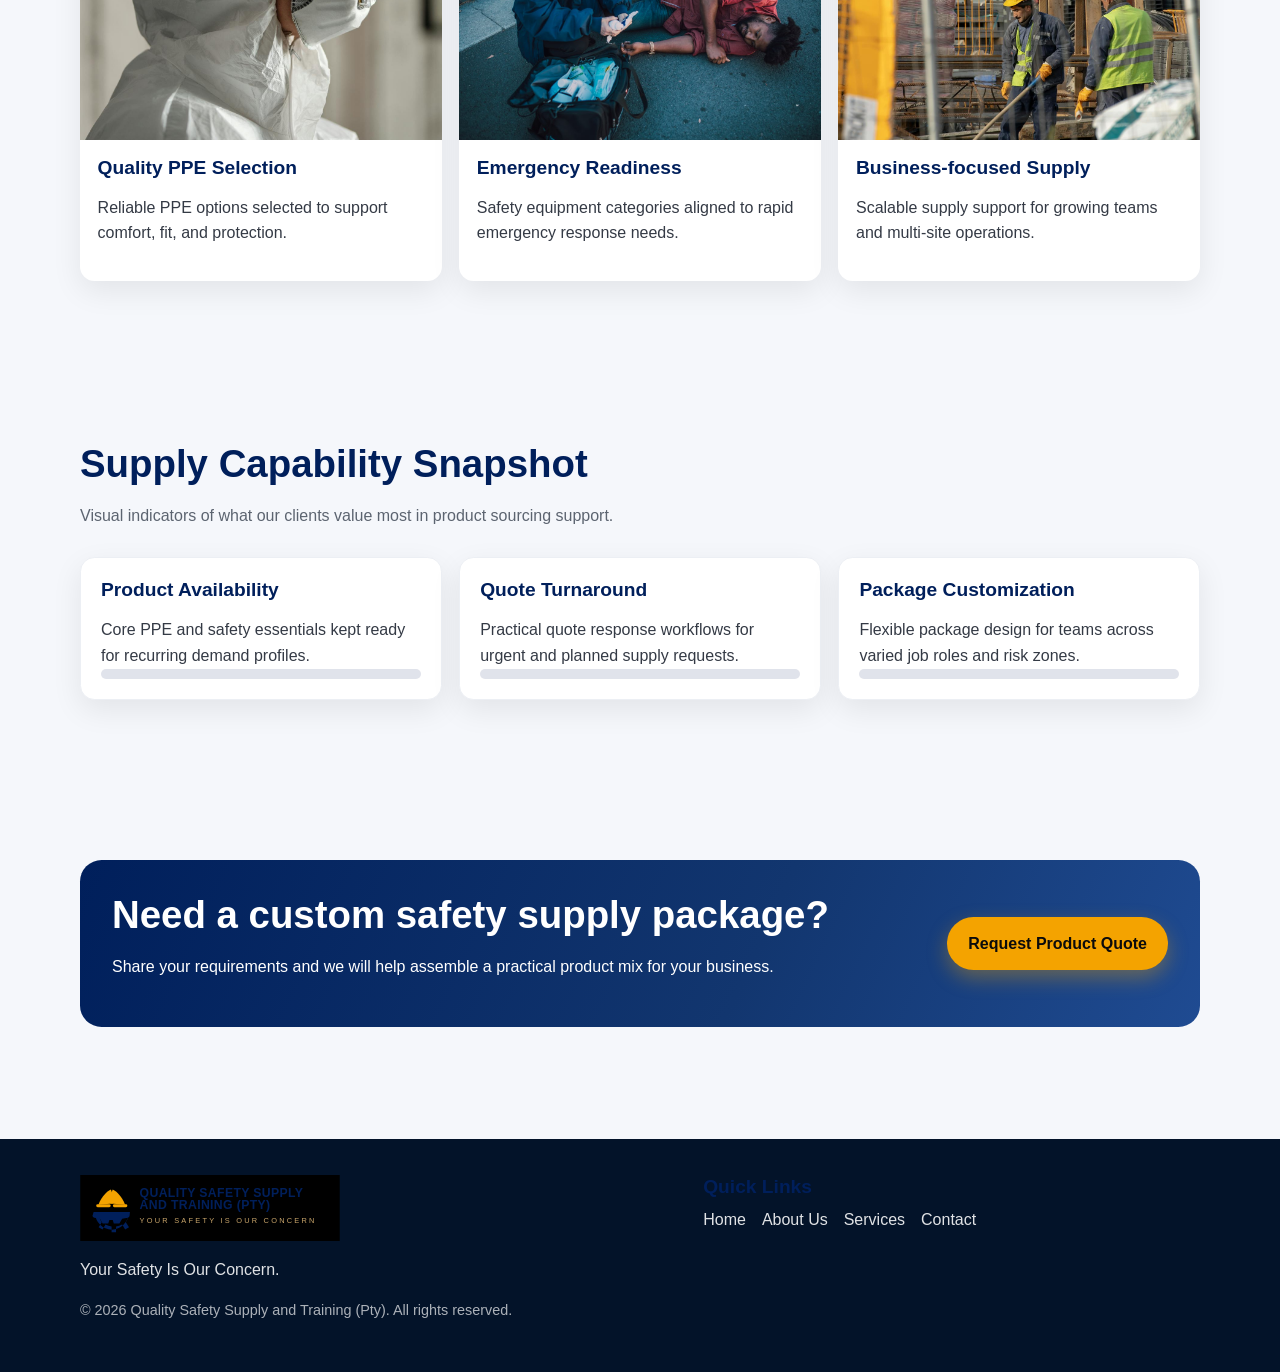
<file: products.html>
<!doctype html>
<html lang="en">
  <head>
    <meta charset="UTF-8" />
    <meta name="viewport" content="width=device-width, initial-scale=1.0" />
    <title>Products | Quality Safety Supply and Training (Pty)</title>
    <meta
      name="description"
      content="Browse PPE, fall protection, fire safety equipment, safety signage, and industrial consumables supplied by Quality Safety Supply and Training (Pty)."
    />
    <link rel="icon" type="image/svg+xml" href="assets/favicon.svg" />
    <link rel="stylesheet" href="styles.css" />
    <script defer src="script.js"></script>
  </head>
  <body>
    <a class="skip-link" href="#main-content">Skip to content</a>
    <header class="site-header">
      <div class="container nav-wrap">
        <a class="brand" href="index.html" aria-label="Quality Safety Supply and Training home">
          <img src="assets/logo-primary.svg" alt="Quality Safety Supply and Training (Pty) logo" />
        </a>
        <button class="nav-toggle" aria-expanded="false" aria-controls="primary-nav">Menu</button>
        <nav class="site-nav" id="primary-nav" aria-label="Primary">
          <a href="index.html" data-page="index.html">Home</a>
          <a href="about.html" data-page="about.html">About Us</a>
          <a href="services.html" data-page="services.html">Services</a>
          <a href="products.html" data-page="products.html">Products</a>
          <a href="contact.html" data-page="contact.html">Contact</a>
        </nav>
        <a class="btn btn-outline hide-mobile" href="contact.html#contact-form">Request Quote</a>
      </div>
    </header>

    <main id="main-content">
      <section
        class="hero"
        style="
          --hero-image: url('assets/images/hero-products.jpg');
        "
      >
        <div class="container hero-content">
          <p class="eyebrow">Safety Products</p>
          <h1>Dependable products to protect your people and operations</h1>
          <p>
            We supply practical, quality-focused safety products to support safe work routines,
            site readiness, and compliance expectations.
          </p>
        </div>
      </section>

      <section class="section section-light reveal">
        <div class="container">
          <div class="section-heading">
            <h2>Product Categories</h2>
            <p>
              Explore our core product lines designed for workplace protection and operational
              continuity.
            </p>
          </div>
          <div class="grid cards-3 stagger-group">
            <article class="card reveal">
              <div class="icon-badge" aria-hidden="true">
                <svg viewBox="0 0 24 24" fill="none" stroke="currentColor" stroke-width="1.8">
                  <path d="M3 6h18v13H3z" />
                  <path d="M8 6V4h8v2M7 11h10M7 15h6" />
                </svg>
              </div>
              <h3>PPE</h3>
              <p>Helmets, gloves, goggles, boots, overalls, and masks for daily protection.</p>
            </article>
            <article class="card reveal">
              <div class="icon-badge" aria-hidden="true">
                <svg viewBox="0 0 24 24" fill="none" stroke="currentColor" stroke-width="1.8">
                  <path d="M6 20V9l6-6 6 6v11" />
                  <path d="M9 20v-4h6v4" />
                </svg>
              </div>
              <h3>Fall protection equipment</h3>
              <p>Harnesses, lanyards, and accessories for safer work at elevated heights.</p>
            </article>
            <article class="card reveal">
              <div class="icon-badge" aria-hidden="true">
                <svg viewBox="0 0 24 24" fill="none" stroke="currentColor" stroke-width="1.8">
                  <path d="M12 2c2 2 4 4.9 4 8a4 4 0 1 1-8 0c0-3.1 2-6 4-8Z" />
                  <path d="M8 16h8M7 20h10" />
                </svg>
              </div>
              <h3>Fire safety equipment</h3>
              <p>Essential fire response tools and related items for emergency preparedness.</p>
            </article>
            <article class="card reveal">
              <div class="icon-badge" aria-hidden="true">
                <svg viewBox="0 0 24 24" fill="none" stroke="currentColor" stroke-width="1.8">
                  <path d="M4 6h16v12H4z" />
                  <path d="m9 9 6 3-6 3V9Z" />
                </svg>
              </div>
              <h3>Safety signage</h3>
              <p>Clear visual safety signs to support awareness and on-site communication.</p>
            </article>
            <article class="card reveal">
              <div class="icon-badge" aria-hidden="true">
                <svg viewBox="0 0 24 24" fill="none" stroke="currentColor" stroke-width="1.8">
                  <path d="M3 7h18M6 7v12m12-12v12M4 19h16" />
                </svg>
              </div>
              <h3>Industrial safety consumables</h3>
              <p>Everyday consumables that help maintain safe, orderly, and compliant work areas.</p>
            </article>
            <article class="card reveal">
              <div class="icon-badge" aria-hidden="true">
                <svg viewBox="0 0 24 24" fill="none" stroke="currentColor" stroke-width="1.8">
                  <path d="M4 5h16v14H4z" />
                  <path d="M8 9h8M8 13h8M8 17h5" />
                </svg>
              </div>
              <h3>Custom supply packages</h3>
              <p>Tailored product bundles built around the needs of your specific business site.</p>
            </article>
          </div>
        </div>
      </section>

      <section class="section section-muted reveal">
        <div class="container">
          <div class="grid cards-3 stagger-group">
            <article class="image-card reveal">
              <img
                src="assets/images/products-ppe.jpg"
                alt="Personal protective equipment arranged for industrial use"
                loading="lazy"
                width="1000"
                height="700"
              />
              <div class="image-content">
                <h3>Quality PPE Selection</h3>
                <p>Reliable PPE options selected to support comfort, fit, and protection.</p>
              </div>
            </article>
            <article class="image-card reveal">
              <img
                src="assets/images/products-fire.jpg"
                alt="Industrial fire safety and emergency response equipment"
                loading="lazy"
                width="1000"
                height="700"
              />
              <div class="image-content">
                <h3>Emergency Readiness</h3>
                <p>Safety equipment categories aligned to rapid emergency response needs.</p>
              </div>
            </article>
            <article class="image-card reveal">
              <img
                src="assets/images/products-warehouse.jpg"
                alt="Warehouse safety supply fulfillment and distribution setup"
                loading="lazy"
                width="1000"
                height="700"
              />
              <div class="image-content">
                <h3>Business-focused Supply</h3>
                <p>Scalable supply support for growing teams and multi-site operations.</p>
              </div>
            </article>
          </div>
        </div>
      </section>

      <section class="section reveal">
        <div class="container">
          <div class="section-heading">
            <h2>Supply Capability Snapshot</h2>
            <p>Visual indicators of what our clients value most in product sourcing support.</p>
          </div>
          <div class="grid cards-3 stagger-group">
            <article class="card metric-card reveal">
              <h3>Product Availability</h3>
              <p>Core PPE and safety essentials kept ready for recurring demand profiles.</p>
              <div class="progress-track" aria-label="Product availability indicator">
                <span class="progress-fill" data-progress="92%"></span>
              </div>
            </article>
            <article class="card metric-card reveal">
              <h3>Quote Turnaround</h3>
              <p>Practical quote response workflows for urgent and planned supply requests.</p>
              <div class="progress-track" aria-label="Quote turnaround indicator">
                <span class="progress-fill" data-progress="87%"></span>
              </div>
            </article>
            <article class="card metric-card reveal">
              <h3>Package Customization</h3>
              <p>Flexible package design for teams across varied job roles and risk zones.</p>
              <div class="progress-track" aria-label="Package customization indicator">
                <span class="progress-fill" data-progress="89%"></span>
              </div>
            </article>
          </div>
        </div>
      </section>

      <section class="section reveal">
        <div class="container">
          <div class="cta-banner">
            <div>
              <h2>Need a custom safety supply package?</h2>
              <p>
                Share your requirements and we will help assemble a practical product mix for your
                business.
              </p>
            </div>
            <a class="btn btn-primary" href="contact.html#contact-form">Request Product Quote</a>
          </div>
        </div>
      </section>
    </main>

    <footer class="site-footer">
      <div class="container footer-grid">
        <div class="footer-brand">
          <img src="assets/logo-primary.svg" alt="Quality Safety Supply and Training (Pty)" loading="lazy" />
          <p>Your Safety Is Our Concern.</p>
          <p class="copyright">&copy; 2026 Quality Safety Supply and Training (Pty). All rights reserved.</p>
        </div>
        <div>
          <h3>Quick Links</h3>
          <nav class="footer-links" aria-label="Footer">
            <a href="index.html">Home</a>
            <a href="about.html">About Us</a>
            <a href="services.html">Services</a>
            <a href="contact.html">Contact</a>
          </nav>
        </div>
      </div>
    </footer>
  </body>
</html>
</file>
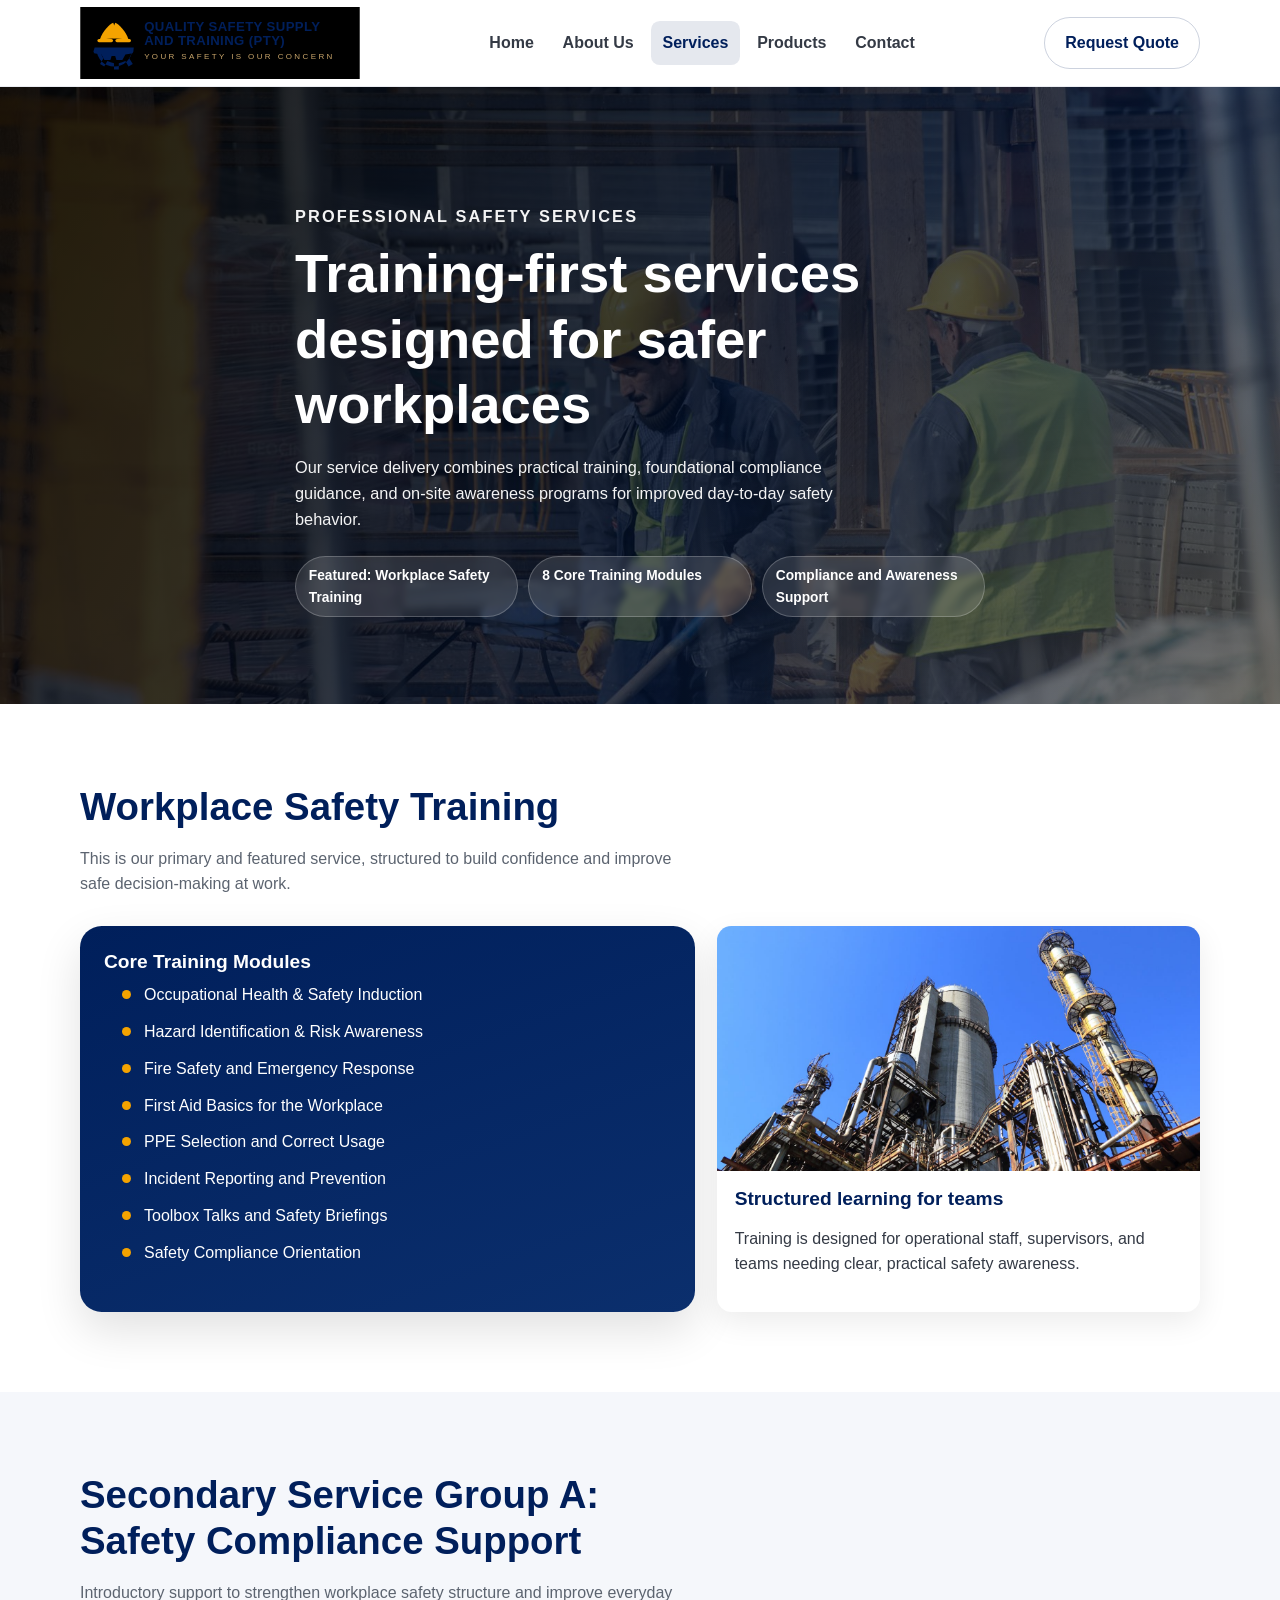
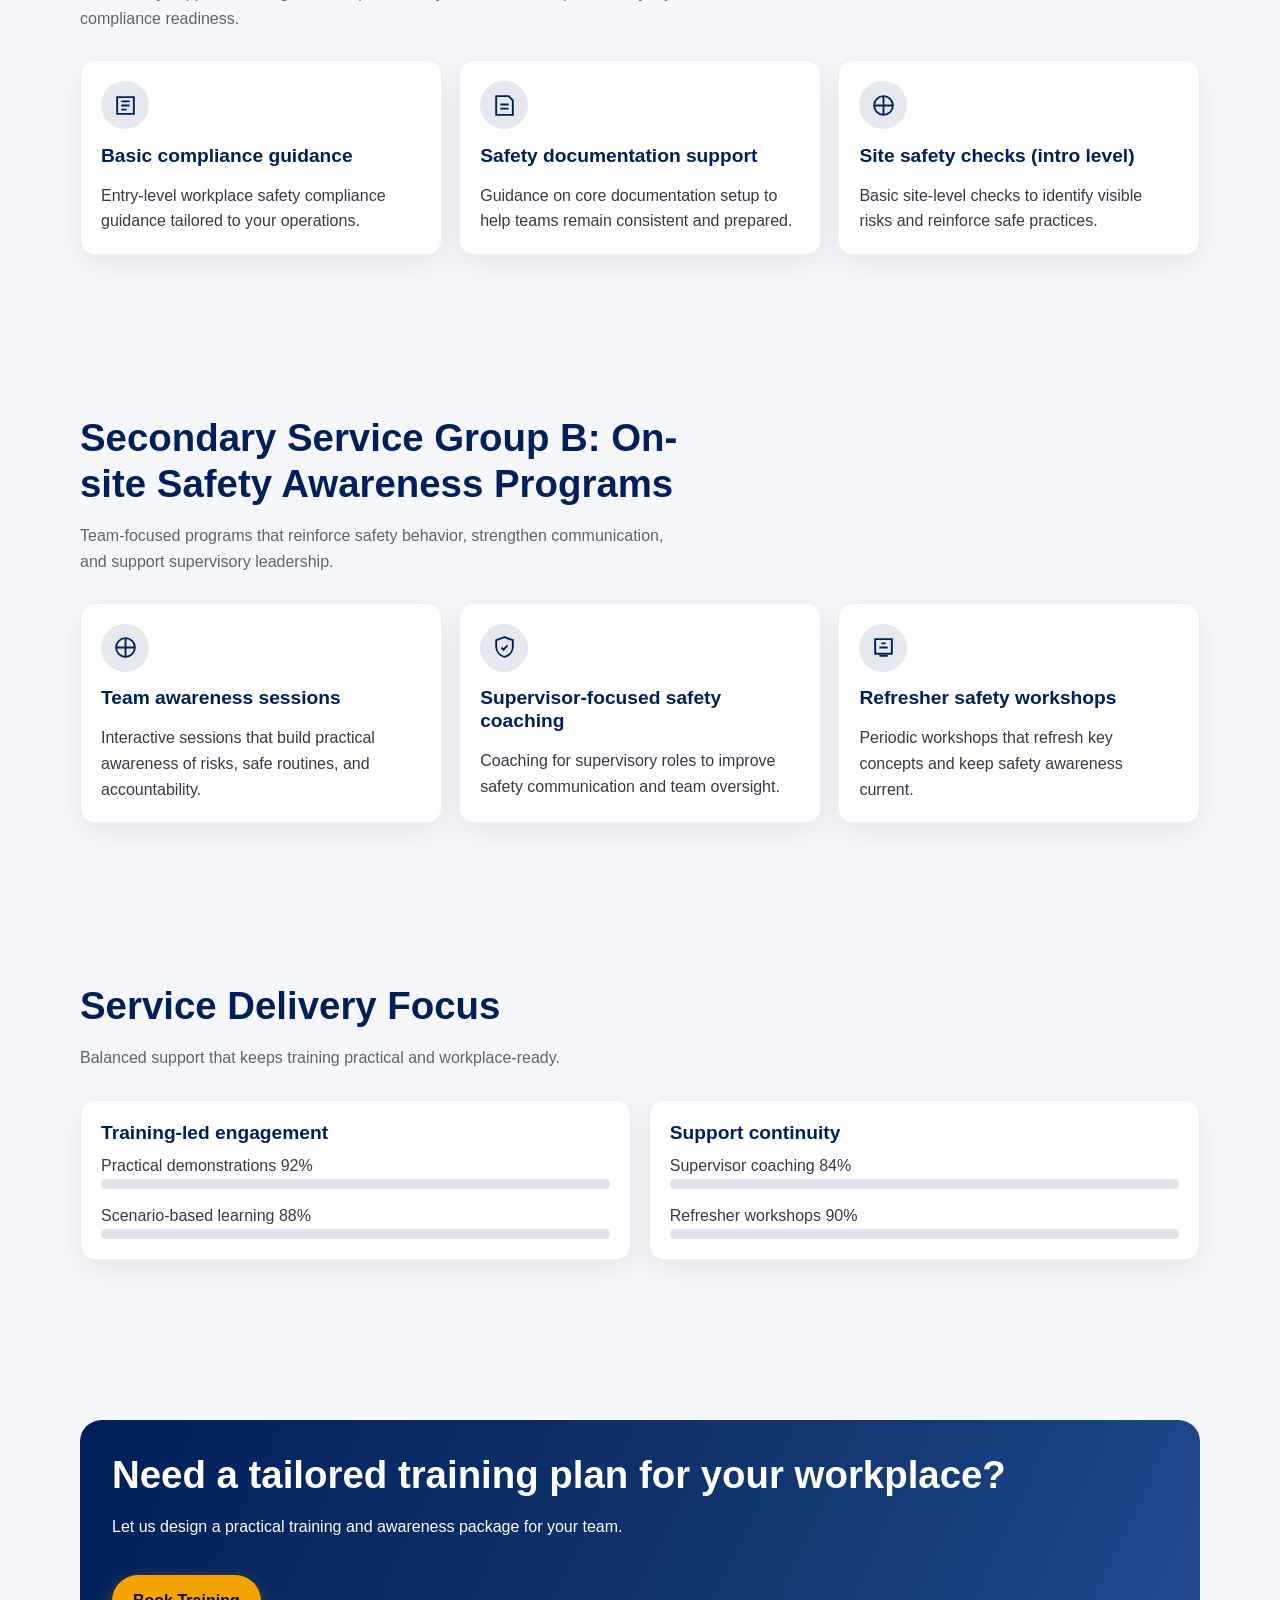
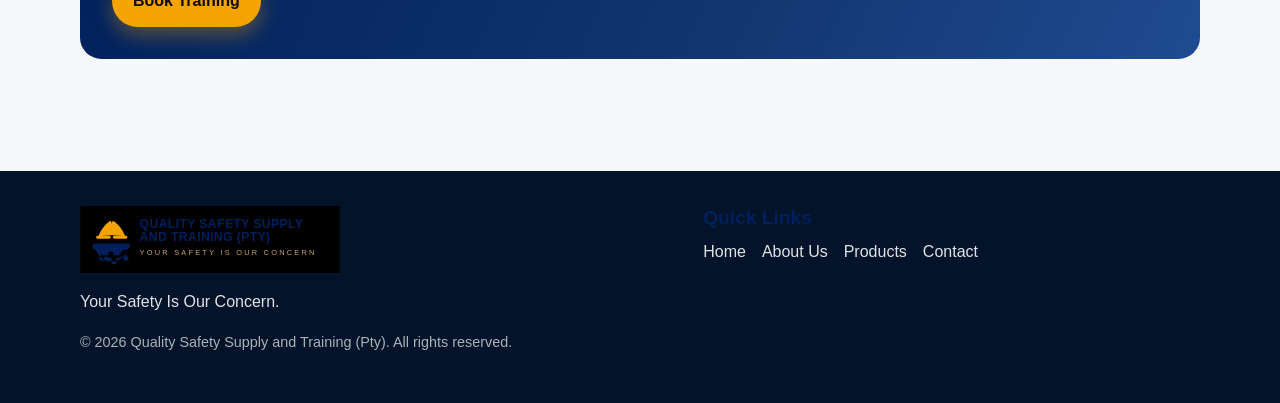
<file: services.html>
<!doctype html>
<html lang="en">
  <head>
    <meta charset="UTF-8" />
    <meta name="viewport" content="width=device-width, initial-scale=1.0" />
    <title>Services | Quality Safety Supply and Training (Pty)</title>
    <meta
      name="description"
      content="Explore workplace safety training, compliance support, and on-site safety awareness programs from Quality Safety Supply and Training (Pty)."
    />
    <link rel="icon" type="image/svg+xml" href="assets/favicon.svg" />
    <link rel="stylesheet" href="styles.css" />
    <script defer src="script.js"></script>
  </head>
  <body>
    <a class="skip-link" href="#main-content">Skip to content</a>
    <header class="site-header">
      <div class="container nav-wrap">
        <a class="brand" href="index.html" aria-label="Quality Safety Supply and Training home">
          <img src="assets/logo-primary.svg" alt="Quality Safety Supply and Training (Pty) logo" />
        </a>
        <button class="nav-toggle" aria-expanded="false" aria-controls="primary-nav">Menu</button>
        <nav class="site-nav" id="primary-nav" aria-label="Primary">
          <a href="index.html" data-page="index.html">Home</a>
          <a href="about.html" data-page="about.html">About Us</a>
          <a href="services.html" data-page="services.html">Services</a>
          <a href="products.html" data-page="products.html">Products</a>
          <a href="contact.html" data-page="contact.html">Contact</a>
        </nav>
        <a class="btn btn-outline hide-mobile" href="contact.html#contact-form">Request Quote</a>
      </div>
    </header>

    <main id="main-content">
      <section class="hero" style="--hero-image: url('assets/images/hero-services.jpg')">
        <div class="container hero-content">
          <p class="eyebrow">Professional Safety Services</p>
          <h1>Training-first services designed for safer workplaces</h1>
          <p>
            Our service delivery combines practical training, foundational compliance guidance, and
            on-site awareness programs for improved day-to-day safety behavior.
          </p>
          <div class="hero-metrics">
            <span class="metric-pill">Featured: Workplace Safety Training</span>
            <span class="metric-pill">8 Core Training Modules</span>
            <span class="metric-pill">Compliance and Awareness Support</span>
          </div>
        </div>
      </section>

      <section class="section section-light reveal">
        <div class="container">
          <div class="section-heading">
            <h2>Workplace Safety Training</h2>
            <p>
              This is our primary and featured service, structured to build confidence and improve
              safe decision-making at work.
            </p>
          </div>
          <div class="feature-split">
            <article class="feature-panel reveal">
              <h3>Core Training Modules</h3>
              <ul class="quick-list">
                <li>Occupational Health &amp; Safety Induction</li>
                <li>Hazard Identification &amp; Risk Awareness</li>
                <li>Fire Safety and Emergency Response</li>
                <li>First Aid Basics for the Workplace</li>
                <li>PPE Selection and Correct Usage</li>
                <li>Incident Reporting and Prevention</li>
                <li>Toolbox Talks and Safety Briefings</li>
                <li>Safety Compliance Orientation</li>
              </ul>
            </article>
            <article class="image-card reveal">
              <img
                src="assets/images/services-workshop.jpg"
                alt="Instructor leading workplace safety training session"
                loading="lazy"
                width="1200"
                height="800"
              />
              <div class="image-content">
                <h3>Structured learning for teams</h3>
                <p>
                  Training is designed for operational staff, supervisors, and teams needing clear,
                  practical safety awareness.
                </p>
              </div>
            </article>
          </div>
        </div>
      </section>

      <section class="section section-muted reveal">
        <div class="container">
          <div class="section-heading">
            <h2>Secondary Service Group A: Safety Compliance Support</h2>
            <p>
              Introductory support to strengthen workplace safety structure and improve everyday
              compliance readiness.
            </p>
          </div>
          <div class="grid cards-3 stagger-group">
            <article class="card reveal">
              <div class="icon-badge" aria-hidden="true">
                <svg viewBox="0 0 24 24" fill="none" stroke="currentColor" stroke-width="1.8">
                  <path d="M4 4h16v16H4z" />
                  <path d="M8 8h8M8 12h8M8 16h5" />
                </svg>
              </div>
              <h3>Basic compliance guidance</h3>
              <p>Entry-level workplace safety compliance guidance tailored to your operations.</p>
            </article>
            <article class="card reveal">
              <div class="icon-badge" aria-hidden="true">
                <svg viewBox="0 0 24 24" fill="none" stroke="currentColor" stroke-width="1.8">
                  <path d="M8 3h8l4 4v14H4V3h4Z" />
                  <path d="M8 11h8M8 15h8" />
                </svg>
              </div>
              <h3>Safety documentation support</h3>
              <p>Guidance on core documentation setup to help teams remain consistent and prepared.</p>
            </article>
            <article class="card reveal">
              <div class="icon-badge" aria-hidden="true">
                <svg viewBox="0 0 24 24" fill="none" stroke="currentColor" stroke-width="1.8">
                  <path d="M3 12h18M12 3v18" />
                  <circle cx="12" cy="12" r="9" />
                </svg>
              </div>
              <h3>Site safety checks (intro level)</h3>
              <p>Basic site-level checks to identify visible risks and reinforce safe practices.</p>
            </article>
          </div>
        </div>
      </section>

      <section class="section reveal">
        <div class="container">
          <div class="section-heading">
            <h2>Secondary Service Group B: On-site Safety Awareness Programs</h2>
            <p>
              Team-focused programs that reinforce safety behavior, strengthen communication, and
              support supervisory leadership.
            </p>
          </div>
          <div class="grid cards-3 stagger-group">
            <article class="card reveal">
              <div class="icon-badge" aria-hidden="true">
                <svg viewBox="0 0 24 24" fill="none" stroke="currentColor" stroke-width="1.8">
                  <path d="M12 3v18M3 12h18" />
                  <circle cx="12" cy="12" r="9" />
                </svg>
              </div>
              <h3>Team awareness sessions</h3>
              <p>
                Interactive sessions that build practical awareness of risks, safe routines, and
                accountability.
              </p>
            </article>
            <article class="card reveal">
              <div class="icon-badge" aria-hidden="true">
                <svg viewBox="0 0 24 24" fill="none" stroke="currentColor" stroke-width="1.8">
                  <path d="M12 2 4 5v6c0 5 3.4 8.8 8 10 4.6-1.2 8-5 8-10V5l-8-3Z" />
                  <path d="m9 12 2 2 4-4" />
                </svg>
              </div>
              <h3>Supervisor-focused safety coaching</h3>
              <p>
                Coaching for supervisory roles to improve safety communication and team oversight.
              </p>
            </article>
            <article class="card reveal">
              <div class="icon-badge" aria-hidden="true">
                <svg viewBox="0 0 24 24" fill="none" stroke="currentColor" stroke-width="1.8">
                  <path d="M4 4h16v14H4z" />
                  <path d="M8 20h8M10 8h4M8 12h8" />
                </svg>
              </div>
              <h3>Refresher safety workshops</h3>
              <p>
                Periodic workshops that refresh key concepts and keep safety awareness current.
              </p>
            </article>
          </div>
        </div>
      </section>

      <section class="section section-muted reveal">
        <div class="container">
          <div class="section-heading">
            <h2>Service Delivery Focus</h2>
            <p>Balanced support that keeps training practical and workplace-ready.</p>
          </div>
          <div class="grid cards-2 stagger-group">
            <article class="card reveal">
              <h3>Training-led engagement</h3>
              <div class="progress-list">
                <div class="progress-item">
                  <div class="progress-head">
                    <span>Practical demonstrations</span>
                    <span>92%</span>
                  </div>
                  <div class="progress-track"><span class="progress-fill" data-progress="92%"></span></div>
                </div>
                <div class="progress-item">
                  <div class="progress-head">
                    <span>Scenario-based learning</span>
                    <span>88%</span>
                  </div>
                  <div class="progress-track"><span class="progress-fill" data-progress="88%"></span></div>
                </div>
              </div>
            </article>
            <article class="card reveal">
              <h3>Support continuity</h3>
              <div class="progress-list">
                <div class="progress-item">
                  <div class="progress-head">
                    <span>Supervisor coaching</span>
                    <span>84%</span>
                  </div>
                  <div class="progress-track"><span class="progress-fill" data-progress="84%"></span></div>
                </div>
                <div class="progress-item">
                  <div class="progress-head">
                    <span>Refresher workshops</span>
                    <span>90%</span>
                  </div>
                  <div class="progress-track"><span class="progress-fill" data-progress="90%"></span></div>
                </div>
              </div>
            </article>
          </div>
        </div>
      </section>

      <section class="section reveal">
        <div class="container">
          <div class="cta-banner">
            <div>
              <h2>Need a tailored training plan for your workplace?</h2>
              <p>Let us design a practical training and awareness package for your team.</p>
            </div>
            <a class="btn btn-primary" href="contact.html#contact-form">Book Training</a>
          </div>
        </div>
      </section>
    </main>

    <footer class="site-footer">
      <div class="container footer-grid">
        <div class="footer-brand">
          <img src="assets/logo-primary.svg" alt="Quality Safety Supply and Training (Pty)" loading="lazy" />
          <p>Your Safety Is Our Concern.</p>
          <p class="copyright">&copy; 2026 Quality Safety Supply and Training (Pty). All rights reserved.</p>
        </div>
        <div>
          <h3>Quick Links</h3>
          <nav class="footer-links" aria-label="Footer">
            <a href="index.html">Home</a>
            <a href="about.html">About Us</a>
            <a href="products.html">Products</a>
            <a href="contact.html">Contact</a>
          </nav>
        </div>
      </div>
    </footer>
  </body>
</html>
</file>
<file: styles.css>
:root {
  --navy-900: #001f5b;
  --navy-800: #12366f;
  --orange-500: #f4a300;
  --orange-600: #cf8700;
  --black: #0b0b0b;
  --white: #ffffff;
  --gray-50: #f5f7fb;
  --gray-100: #eceff4;
  --gray-200: #d7dde8;
  --gray-500: #5c6470;
  --gray-700: #343a45;
  --shadow-sm: 0 10px 30px rgba(0, 0, 0, 0.08);
  --shadow-md: 0 18px 45px rgba(0, 0, 0, 0.12);
  --radius-sm: 0.55rem;
  --radius-md: 0.9rem;
  --radius-lg: 1.35rem;
  --container: min(1120px, 92vw);
}

*,
*::before,
*::after {
  box-sizing: border-box;
}

html {
  scroll-behavior: smooth;
}

body {
  margin: 0;
  font-family: "Segoe UI", Roboto, "Helvetica Neue", Arial, sans-serif;
  color: var(--gray-700);
  line-height: 1.6;
  background: var(--gray-50);
}

img {
  max-width: 100%;
  display: block;
}

a {
  color: inherit;
  text-decoration: none;
}

.container {
  width: var(--container);
  margin: 0 auto;
}

.skip-link {
  position: absolute;
  top: -100%;
  left: 1rem;
  background: var(--navy-900);
  color: var(--white);
  padding: 0.7rem 1rem;
  border-radius: var(--radius-sm);
  z-index: 2000;
}

.skip-link:focus {
  top: 1rem;
}

.site-header {
  position: sticky;
  top: 0;
  z-index: 1000;
  background: rgba(255, 255, 255, 0.95);
  backdrop-filter: blur(9px);
  border-bottom: 1px solid rgba(0, 31, 91, 0.08);
}

.nav-wrap {
  display: flex;
  align-items: center;
  justify-content: space-between;
  gap: 1rem;
  min-height: 86px;
}

.brand {
  display: inline-flex;
  align-items: center;
}

.brand img {
  width: 250px;
  max-height: 70px;
  object-fit: contain;
}

.site-nav {
  display: none;
  position: absolute;
  inset: 86px 0 auto;
  background: var(--white);
  border-top: 1px solid var(--gray-100);
  border-bottom: 1px solid var(--gray-100);
  box-shadow: var(--shadow-sm);
  padding: 0.8rem 4vw 1.1rem;
}

.site-nav.open {
  display: grid;
  gap: 0.5rem;
}

.site-nav a {
  font-weight: 600;
  color: var(--gray-700);
  border-radius: var(--radius-sm);
  padding: 0.55rem 0.75rem;
  transition: background-color 0.25s ease, color 0.25s ease;
}

.site-nav a:hover,
.site-nav a:focus-visible {
  background: var(--gray-100);
  color: var(--navy-900);
}

.site-nav a.active {
  color: var(--navy-900);
  background: rgba(0, 31, 91, 0.1);
}

.nav-toggle {
  border: 1px solid var(--gray-200);
  background: var(--white);
  color: var(--navy-900);
  border-radius: var(--radius-sm);
  font-weight: 600;
  padding: 0.45rem 0.8rem;
  cursor: pointer;
}

.btn {
  display: inline-flex;
  align-items: center;
  justify-content: center;
  gap: 0.45rem;
  border-radius: 999px;
  padding: 0.78rem 1.25rem;
  font-weight: 700;
  border: 1px solid transparent;
  transition: transform 0.25s ease, box-shadow 0.25s ease, background-color 0.25s ease,
    border-color 0.25s ease, color 0.25s ease;
  cursor: pointer;
}

.btn:focus-visible {
  outline: 2px solid var(--orange-500);
  outline-offset: 2px;
}

.btn-primary {
  color: var(--black);
  background: var(--orange-500);
  box-shadow: 0 8px 20px rgba(244, 163, 0, 0.35);
}

.btn-primary:hover {
  background: var(--orange-600);
}

.btn-secondary {
  color: var(--white);
  background: var(--navy-900);
  box-shadow: 0 8px 20px rgba(0, 31, 91, 0.34);
}

.btn-secondary:hover {
  background: var(--navy-800);
}

.btn-outline {
  color: var(--navy-900);
  border-color: rgba(0, 31, 91, 0.2);
  background: transparent;
}

.btn-outline:hover {
  color: var(--white);
  background: var(--navy-900);
  border-color: var(--navy-900);
}

.btn:hover {
  transform: translateY(-2px);
}

.btn:active {
  transform: scale(0.98);
}

.hero {
  position: relative;
  isolation: isolate;
  color: var(--white);
  padding: 6.2rem 0 5.4rem;
  background: var(--black);
}

.hero::before {
  content: "";
  position: absolute;
  inset: 0;
  background: linear-gradient(120deg, rgba(0, 0, 0, 0.86), rgba(0, 31, 91, 0.66)),
    var(--hero-image) center / cover no-repeat;
  filter: saturate(0.9);
  z-index: -2;
}

.hero::after {
  content: "";
  position: absolute;
  inset: 0;
  background: radial-gradient(circle at right bottom, rgba(244, 163, 0, 0.19), transparent 45%);
  z-index: -1;
}

.hero-content {
  max-width: 690px;
  opacity: 0;
  transform: translateY(30px);
  transition: opacity 0.9s ease, transform 0.9s ease;
}

body.loaded .hero-content {
  opacity: 1;
  transform: translateY(0);
}

.eyebrow {
  display: inline-flex;
  align-items: center;
  gap: 0.4rem;
  font-size: 0.8rem;
  font-weight: 700;
  letter-spacing: 0.13em;
  text-transform: uppercase;
  margin-bottom: 0.8rem;
  color: #ffd588;
}

h1,
h2,
h3 {
  color: var(--navy-900);
  line-height: 1.2;
  margin-top: 0;
}

.hero h1,
.hero h2 {
  color: var(--white);
}

h1 {
  font-size: clamp(1.95rem, 4.6vw, 3.4rem);
  margin-bottom: 1rem;
}

h2 {
  font-size: clamp(1.5rem, 3vw, 2.4rem);
  margin-bottom: 0.8rem;
}

h3 {
  font-size: 1.2rem;
  margin-bottom: 0.6rem;
}

.hero p {
  font-size: 1.02rem;
  max-width: 60ch;
  color: rgba(255, 255, 255, 0.95);
}

.hero-actions {
  margin-top: 1.8rem;
  display: flex;
  flex-wrap: wrap;
  gap: 0.8rem;
}

.hero-metrics {
  margin-top: 1.5rem;
  display: grid;
  gap: 0.65rem;
  grid-template-columns: repeat(auto-fit, minmax(170px, 1fr));
  max-width: 760px;
}

.metric-pill {
  background: rgba(255, 255, 255, 0.12);
  border: 1px solid rgba(255, 255, 255, 0.22);
  border-radius: 999px;
  padding: 0.48rem 0.8rem;
  font-size: 0.86rem;
  backdrop-filter: blur(3px);
  font-weight: 600;
}

.section {
  padding: 4.2rem 0;
}

.section-light {
  background: var(--white);
}

.section-muted {
  background: var(--gray-50);
}

.section-heading {
  max-width: 68ch;
  margin-bottom: 1.8rem;
}

.section-heading p {
  color: var(--gray-500);
}

.grid {
  display: grid;
  gap: 1.1rem;
}

.cards-3 {
  grid-template-columns: repeat(auto-fit, minmax(225px, 1fr));
}

.cards-2 {
  grid-template-columns: repeat(auto-fit, minmax(280px, 1fr));
}

.card {
  height: 100%;
  background: var(--white);
  border-radius: var(--radius-md);
  border: 1px solid var(--gray-100);
  box-shadow: var(--shadow-sm);
  padding: 1.25rem;
  transition: transform 0.25s ease, box-shadow 0.25s ease, border-color 0.25s ease;
}

.card:hover {
  transform: translateY(-4px);
  box-shadow: var(--shadow-md);
  border-color: rgba(0, 31, 91, 0.18);
}

.card p {
  margin-bottom: 0;
}

.icon-badge {
  width: 48px;
  height: 48px;
  border-radius: 50%;
  display: grid;
  place-items: center;
  background: rgba(0, 31, 91, 0.1);
  color: var(--navy-900);
  margin-bottom: 0.9rem;
}

.icon-badge svg {
  width: 25px;
  height: 25px;
}

.image-card {
  border-radius: var(--radius-md);
  overflow: hidden;
  box-shadow: var(--shadow-sm);
  background: var(--white);
}

.image-card img {
  width: 100%;
  height: 245px;
  object-fit: cover;
  transition: transform 0.4s ease;
}

.image-card:hover img {
  transform: scale(1.04);
}

.image-card .image-content {
  padding: 1rem 1.1rem 1.2rem;
}

.gallery-grid {
  display: grid;
  gap: 1rem;
  grid-template-columns: repeat(auto-fit, minmax(220px, 1fr));
}

.gallery-item {
  position: relative;
  border-radius: var(--radius-md);
  overflow: hidden;
  min-height: 210px;
  box-shadow: var(--shadow-sm);
}

.gallery-item::before {
  content: "";
  position: absolute;
  inset: 0;
  background: linear-gradient(180deg, transparent 20%, rgba(3, 19, 41, 0.72));
  z-index: 1;
}

.gallery-item img {
  width: 100%;
  height: 100%;
  min-height: 210px;
  object-fit: cover;
  transition: transform 0.45s ease;
}

.gallery-item:hover img {
  transform: scale(1.06);
}

.gallery-caption {
  position: absolute;
  z-index: 2;
  left: 0.95rem;
  right: 0.95rem;
  bottom: 0.9rem;
  color: #fff;
}

.gallery-caption h3 {
  color: #fff;
  margin-bottom: 0.25rem;
  font-size: 1rem;
}

.gallery-caption p {
  font-size: 0.88rem;
  margin: 0;
  color: rgba(255, 255, 255, 0.92);
}

.feature-split {
  display: grid;
  gap: 1.4rem;
}

.feature-panel {
  background: linear-gradient(160deg, #001f5b, #0b2f6d);
  color: var(--white);
  border-radius: var(--radius-lg);
  padding: 1.5rem;
  box-shadow: var(--shadow-md);
}

.feature-panel h2,
.feature-panel h3 {
  color: var(--white);
}

.feature-panel ul {
  margin: 0;
  padding-left: 1.15rem;
}

.feature-panel li {
  margin-bottom: 0.55rem;
}

.quick-list {
  list-style: none;
  margin: 0;
  padding: 0;
}

.quick-list li {
  position: relative;
  padding-left: 1.35rem;
  margin-bottom: 0.7rem;
}

.quick-list li::before {
  content: "";
  position: absolute;
  left: 0;
  top: 0.5rem;
  width: 9px;
  height: 9px;
  border-radius: 50%;
  background: var(--orange-500);
}

.cta-banner {
  background: linear-gradient(115deg, #001f5b, #12366f 60%, #1f4b92);
  color: var(--white);
  border-radius: var(--radius-lg);
  padding: 2rem;
  display: flex;
  flex-wrap: wrap;
  justify-content: space-between;
  align-items: center;
  gap: 1.2rem;
}

.cta-banner h2 {
  color: var(--white);
  margin-bottom: 0.45rem;
}

.contact-grid {
  display: grid;
  gap: 1.4rem;
}

.contact-form {
  background: var(--white);
  border-radius: var(--radius-md);
  padding: 1.4rem;
  box-shadow: var(--shadow-sm);
  border: 1px solid var(--gray-100);
}

.form-grid {
  display: grid;
  gap: 0.9rem;
}

.field {
  display: grid;
  gap: 0.35rem;
}

label {
  font-weight: 600;
  color: var(--gray-700);
  font-size: 0.95rem;
}

input,
select,
textarea {
  width: 100%;
  border-radius: 0.65rem;
  border: 1px solid var(--gray-200);
  padding: 0.72rem 0.78rem;
  font: inherit;
  background: #fff;
  color: var(--gray-700);
}

input:focus,
select:focus,
textarea:focus {
  outline: 2px solid rgba(0, 31, 91, 0.22);
  border-color: var(--navy-900);
}

textarea {
  min-height: 140px;
  resize: vertical;
}

.form-feedback {
  margin-top: 0.9rem;
  color: var(--navy-900);
  font-weight: 600;
  min-height: 1.2rem;
}

.map-placeholder {
  min-height: 220px;
  border-radius: var(--radius-md);
  border: 2px dashed rgba(0, 31, 91, 0.24);
  display: grid;
  place-items: center;
  background: linear-gradient(130deg, rgba(0, 31, 91, 0.08), rgba(244, 163, 0, 0.13));
  text-align: center;
  padding: 1rem;
}

.stats-row {
  display: grid;
  gap: 0.9rem;
  grid-template-columns: repeat(auto-fit, minmax(160px, 1fr));
  margin-top: 1.2rem;
}

.stat-card {
  background: var(--white);
  border-radius: var(--radius-sm);
  border: 1px solid var(--gray-100);
  padding: 0.95rem;
}

.stat-value {
  display: block;
  color: var(--navy-900);
  font-weight: 800;
  font-size: 1.5rem;
}

.stat-label {
  color: var(--gray-500);
  font-size: 0.92rem;
}

.progress-list {
  display: grid;
  gap: 0.9rem;
}

.progress-item h3 {
  font-size: 0.97rem;
  margin-bottom: 0.4rem;
}

.progress-track {
  height: 10px;
  width: 100%;
  border-radius: 999px;
  background: rgba(0, 31, 91, 0.12);
  overflow: hidden;
}

.progress-fill {
  height: 100%;
  background: linear-gradient(90deg, var(--orange-500), #ffbc40);
  border-radius: 999px;
  width: 0;
  transition: width 1s ease;
}

.contact-methods {
  margin-top: 1rem;
}

.contact-methods .card {
  padding: 1rem;
}

.site-footer {
  background: #031329;
  color: rgba(255, 255, 255, 0.88);
  padding: 2.2rem 0;
  margin-top: 2rem;
}

.footer-grid {
  display: grid;
  gap: 1rem;
  align-items: start;
}

.footer-brand img {
  width: 260px;
  max-height: 82px;
  object-fit: contain;
  margin-bottom: 0.8rem;
}

.footer-links {
  display: flex;
  flex-wrap: wrap;
  gap: 0.55rem 1rem;
}

.footer-links a:hover {
  color: #ffd588;
}

.copyright {
  margin-top: 1rem;
  font-size: 0.9rem;
  color: rgba(255, 255, 255, 0.67);
}

.reveal {
  opacity: 0;
  transform: translateY(25px);
  transition: opacity 0.7s ease, transform 0.7s ease;
}

.reveal.is-visible {
  opacity: 1;
  transform: translateY(0);
}

.progress-fill.is-visible {
  width: var(--progress-target, 0%);
}

.stagger-item {
  transition-delay: var(--stagger-delay, 0ms);
}

@media (prefers-reduced-motion: reduce) {
  html {
    scroll-behavior: auto;
  }

  .hero-content,
  .reveal,
  .btn,
  .image-card img,
  .gallery-item img,
  .progress-fill {
    transition: none !important;
    transform: none !important;
    animation: none !important;
  }

  .reveal {
    opacity: 1;
  }
}

@media (min-width: 720px) {
  .nav-toggle {
    display: none;
  }

  .site-nav {
    position: static;
    display: flex;
    align-items: center;
    gap: 0.3rem;
    border: 0;
    box-shadow: none;
    padding: 0;
    background: transparent;
  }

  .feature-split {
    grid-template-columns: 1.12fr 0.88fr;
    align-items: stretch;
  }

  .contact-grid {
    grid-template-columns: 1.15fr 0.85fr;
    align-items: start;
  }

  .footer-grid {
    grid-template-columns: 1.1fr 0.9fr;
  }
}

@media (min-width: 980px) {
  .brand img {
    width: 280px;
    max-height: 78px;
  }

  .section {
    padding: 5rem 0;
  }

  .hide-mobile {
    display: inline-flex;
  }
}

@media (max-width: 979px) {
  .hide-mobile {
    display: none;
  }
}
</file>
